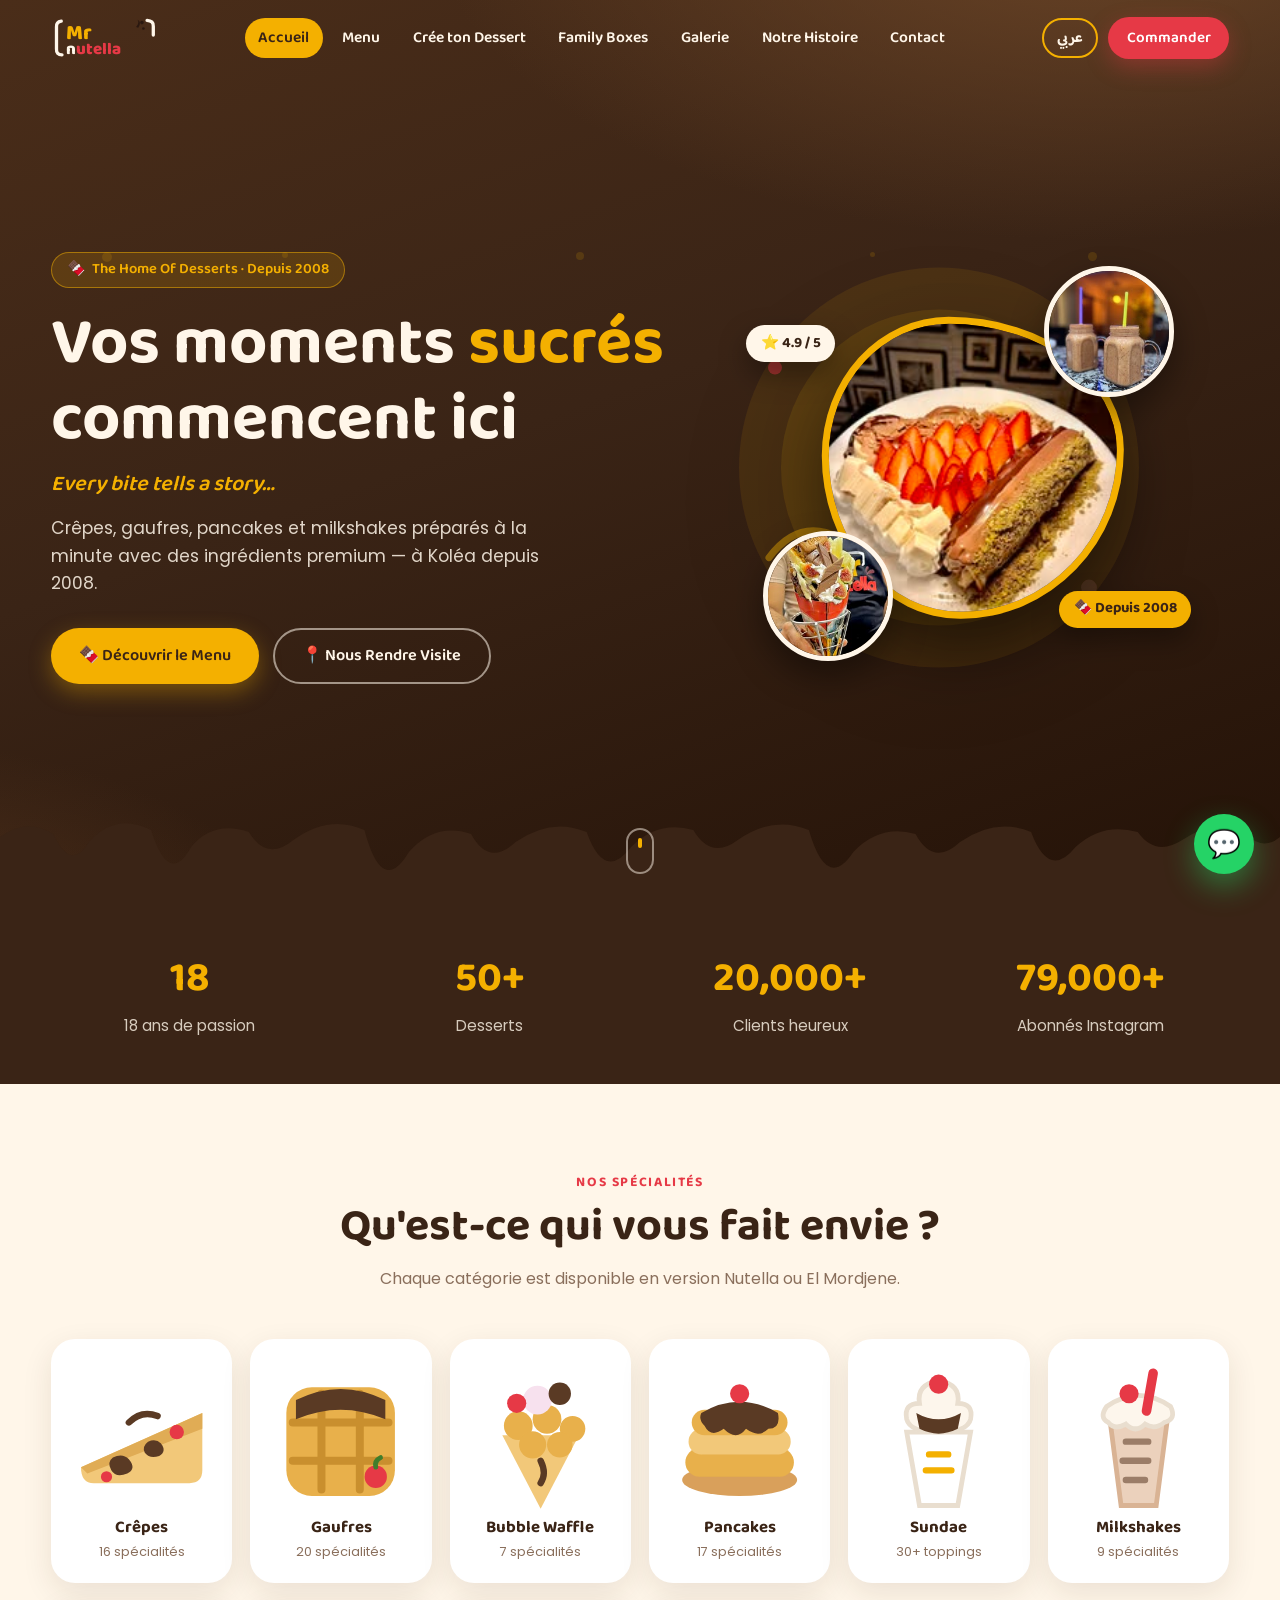
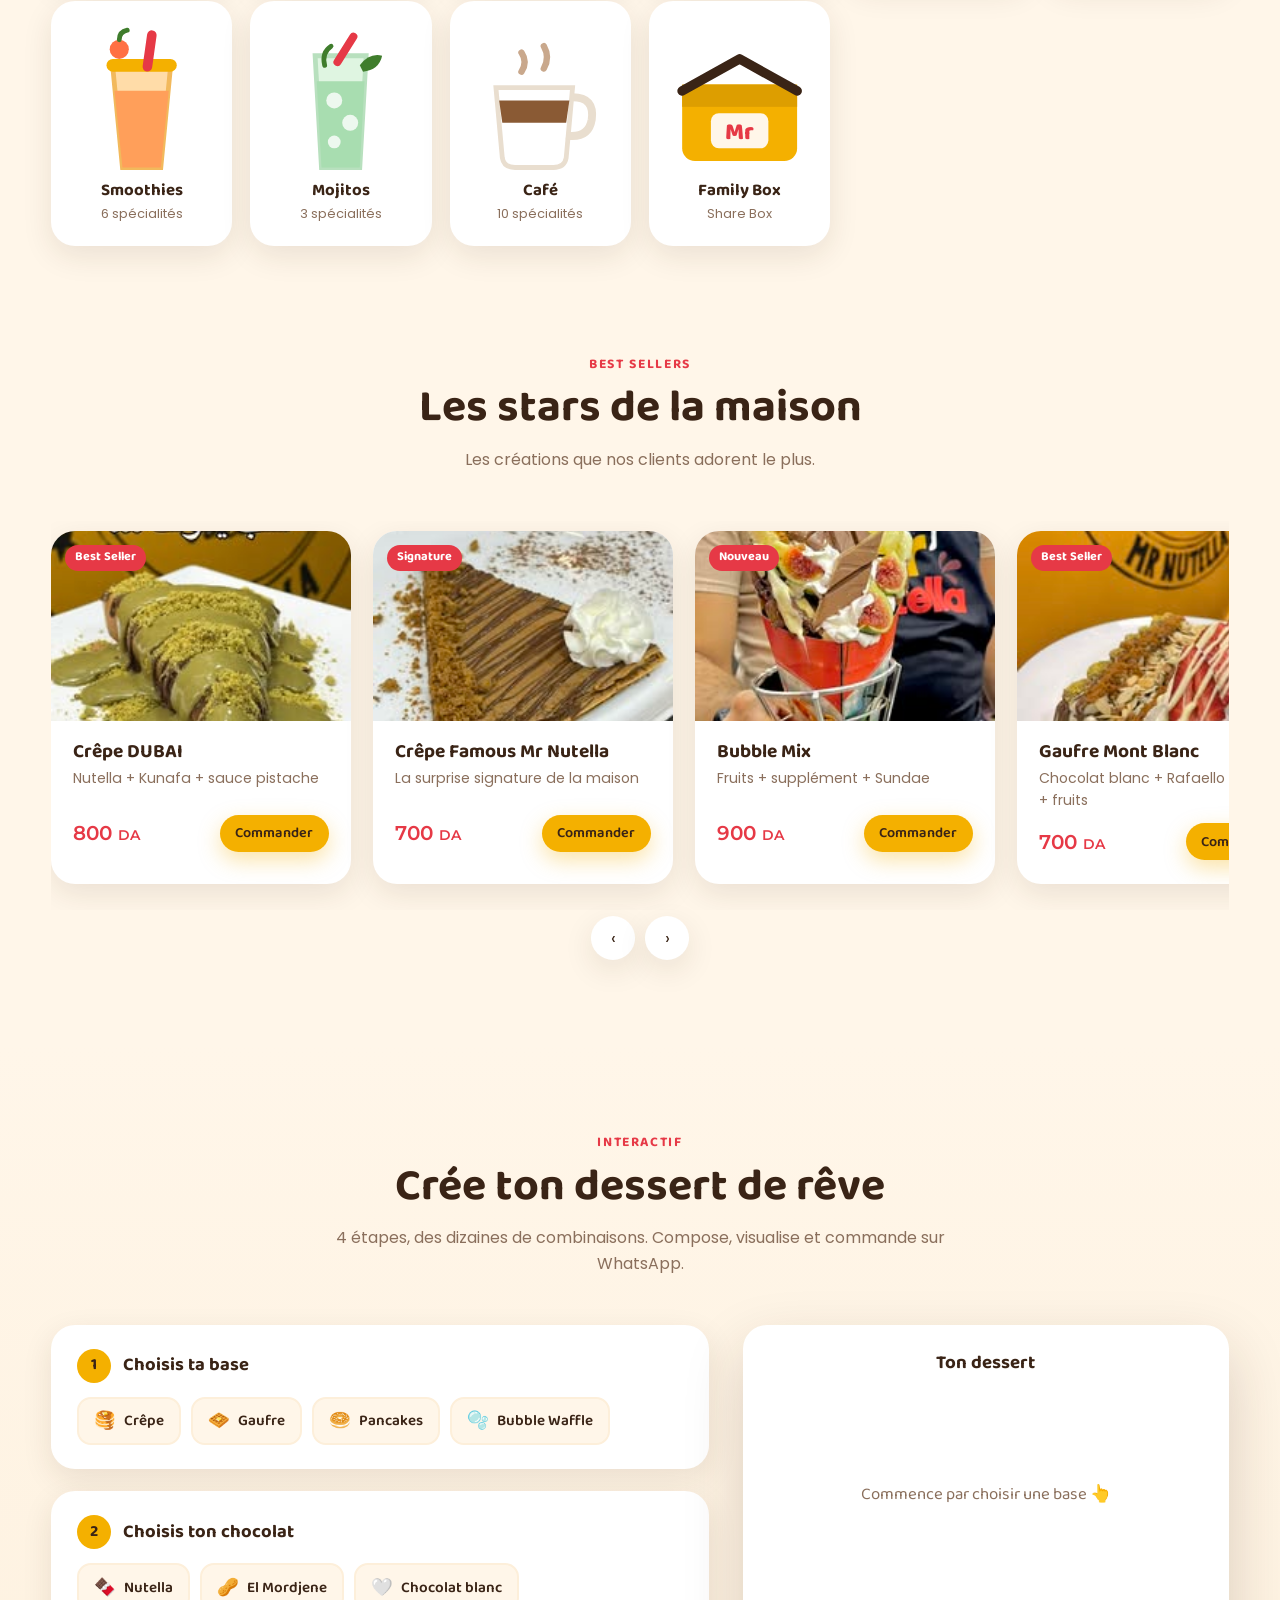
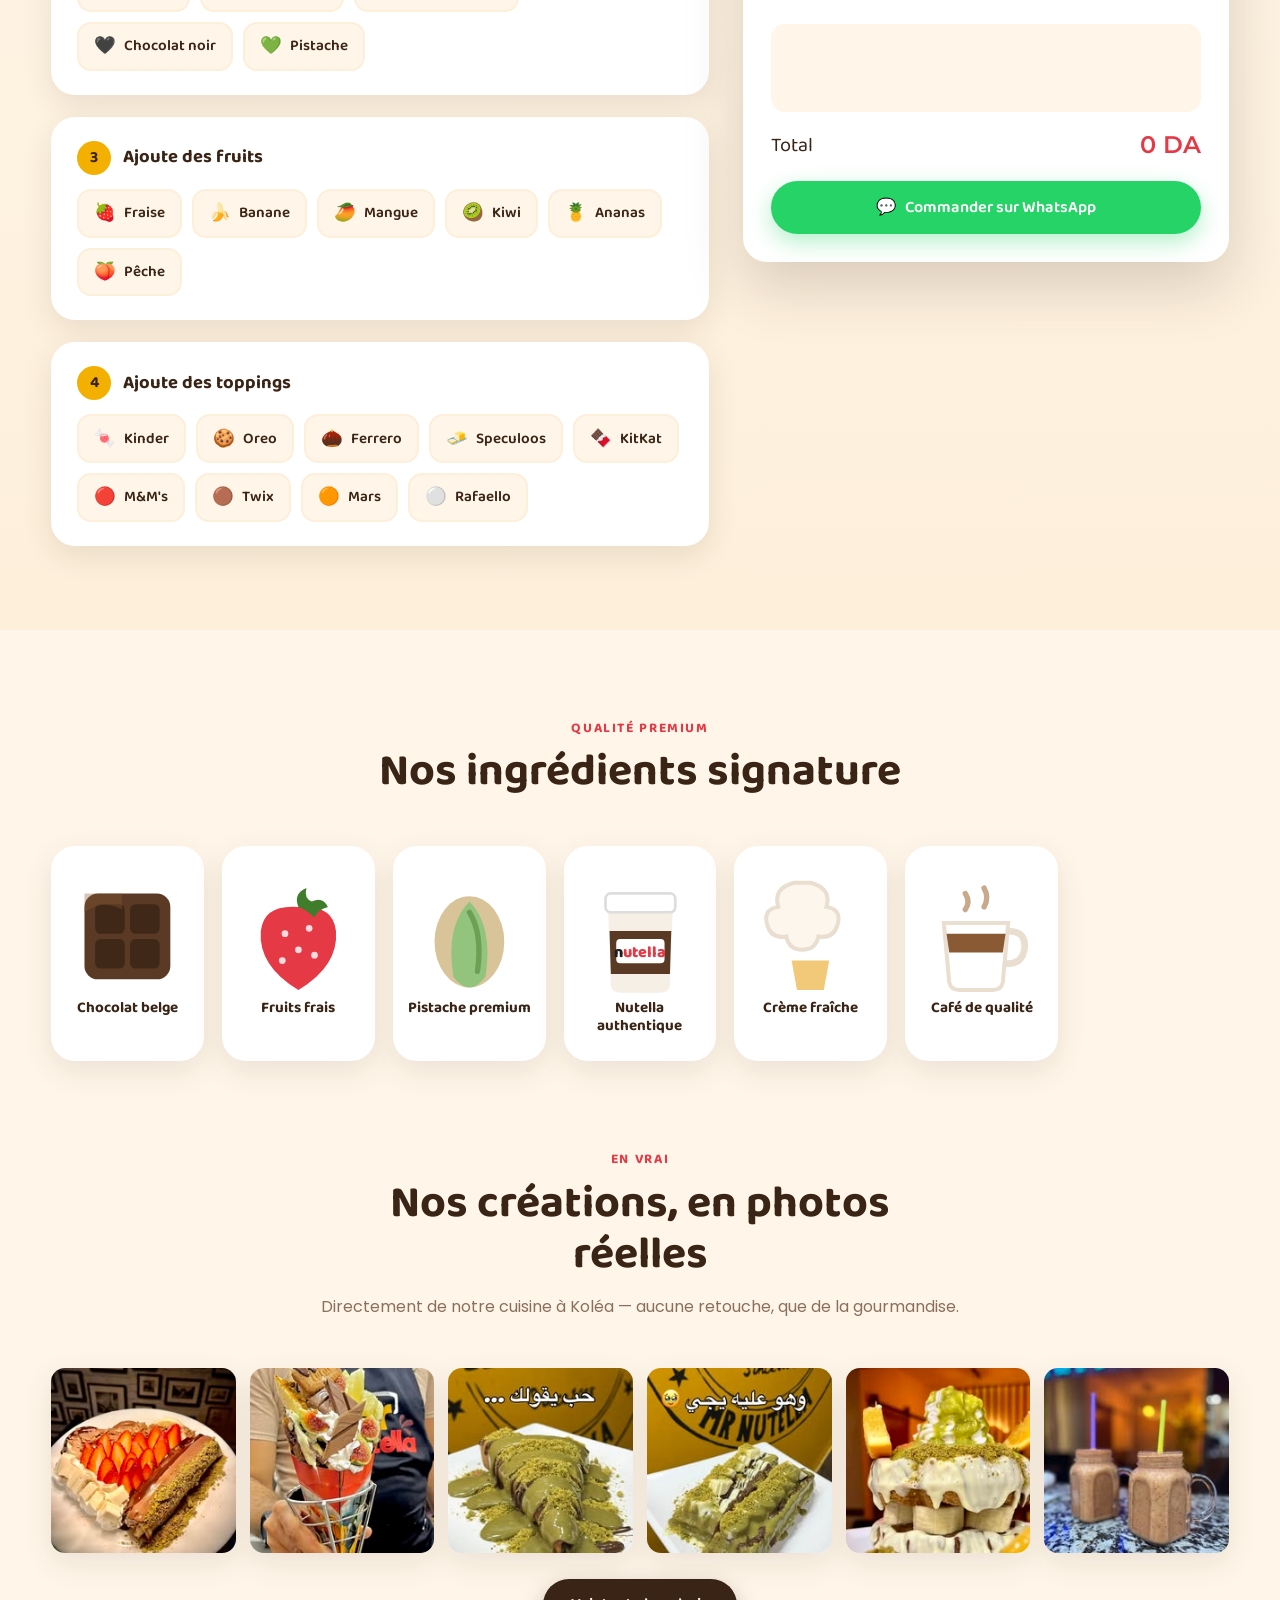
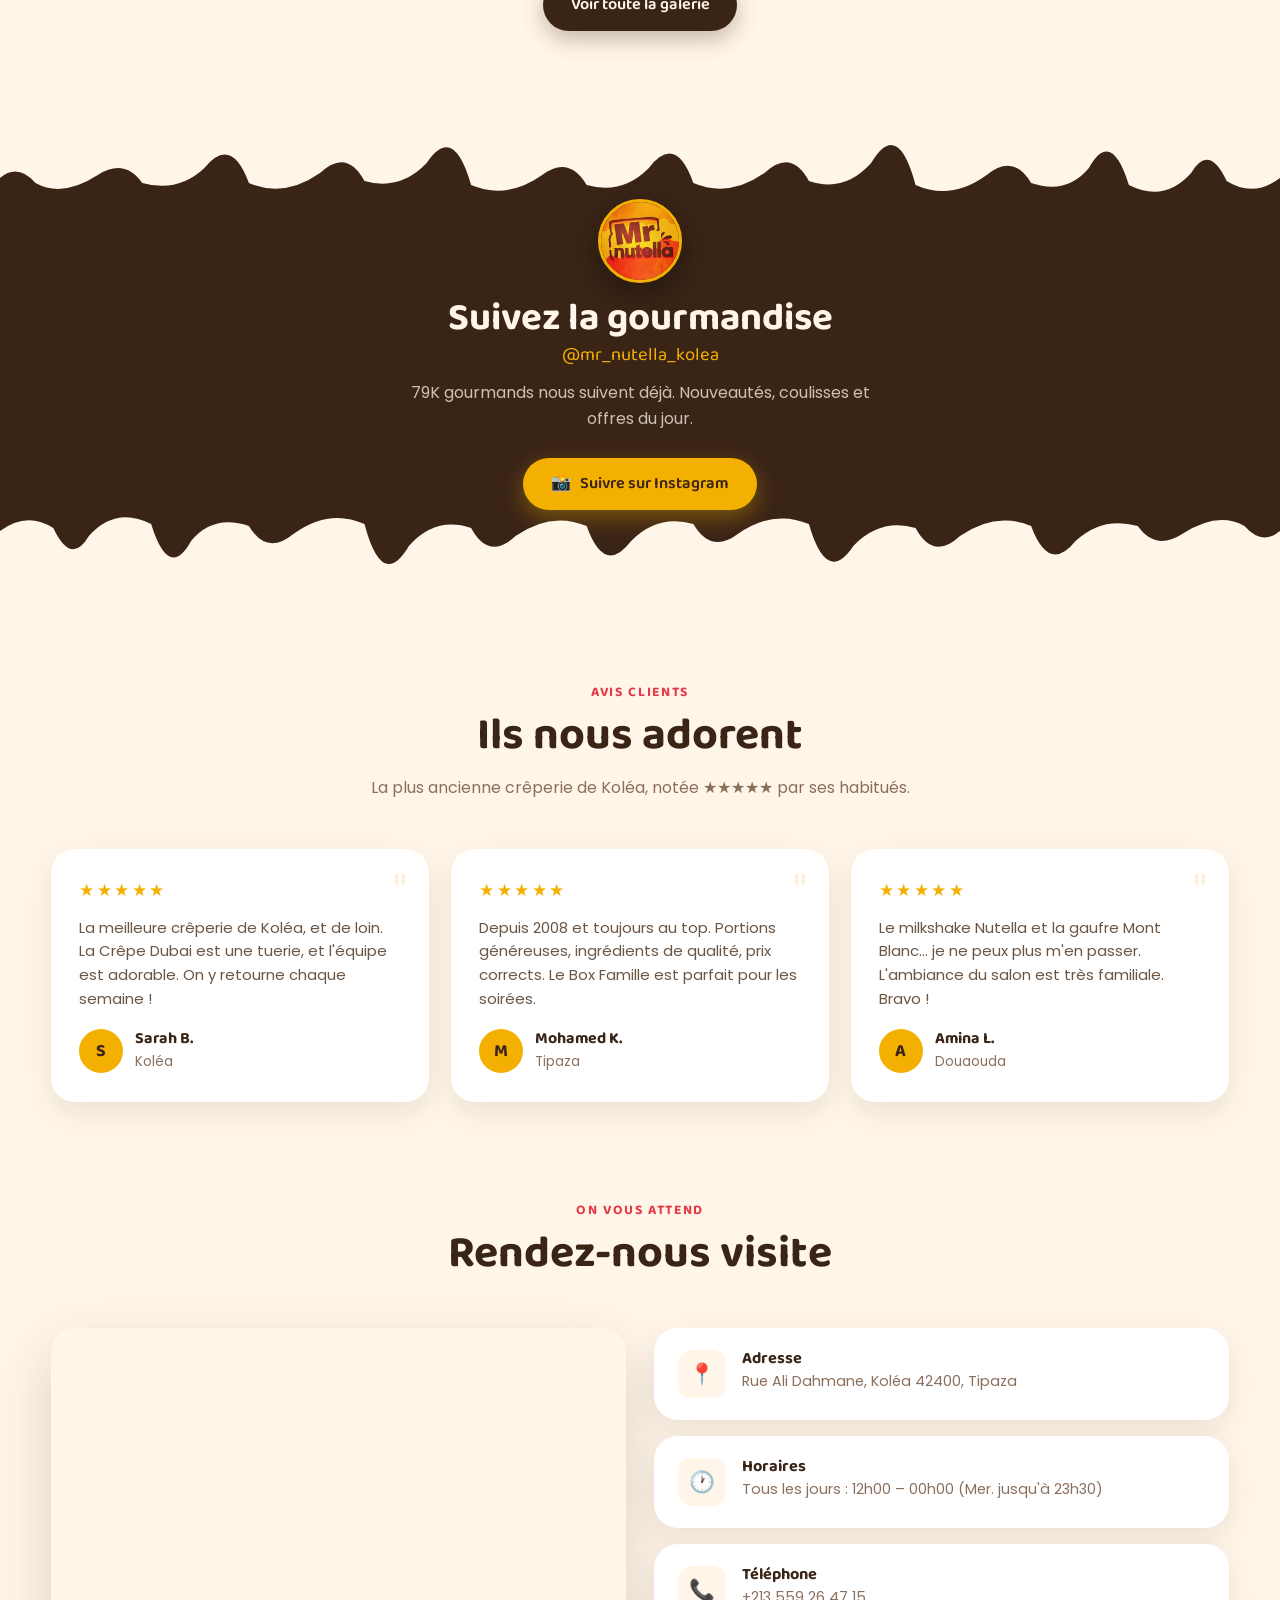
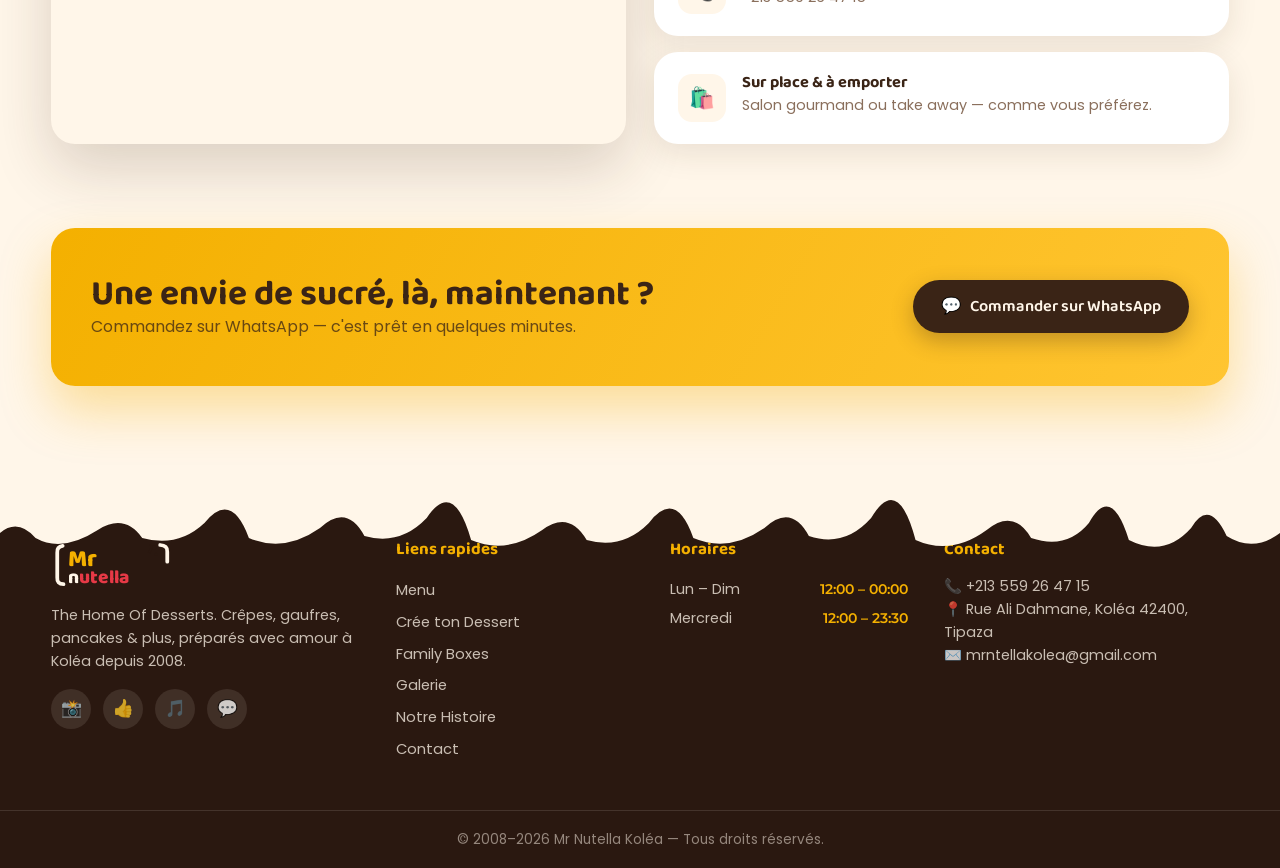
<file: index.html>
﻿<!DOCTYPE html>
<html lang="fr">
<head>
<meta charset="UTF-8">
<meta name="viewport" content="width=device-width, initial-scale=1.0">
<title>Mr Nutella Koléa — The Home Of Desserts · Depuis 2008</title>
<meta name="description" content="Mr Nutella Koléa — crêpes, gaufres, pancakes, milkshakes & Cake Dubai. La première crêperie de Koléa depuis 2008. Commandez sur WhatsApp.">
<link rel="preconnect" href="https://fonts.googleapis.com">
<link rel="preconnect" href="https://fonts.gstatic.com" crossorigin>
<link href="https://fonts.googleapis.com/css2?family=Baloo+2:wght@500;600;700;800&family=Baloo+Bhaijaan+2:wght@500;600;700;800&family=Poppins:wght@300;400;500;600&family=Tajawal:wght@300;400;500;700&family=Montserrat:wght@500;600;700&display=swap" rel="stylesheet">
<link rel="stylesheet" href="css/style.css">
<meta property="og:title" content="Mr Nutella Koléa — The Home Of Desserts · Depuis 2008">
<meta property="og:description" content="Mr Nutella Koléa — crêpes, gaufres, pancakes, milkshakes & Cake Dubai. La première crêperie de Koléa depuis 2008. Commandez sur WhatsApp.">
<meta property="og:type" content="website">
<meta property="og:site_name" content="Mr Nutella Koléa">
<meta property="og:image" content="https://karimbdk.github.io/mr-nutella-kolea/assets/promo-social.jpg">
<meta property="og:image:width" content="1200">
<meta property="og:image:height" content="630">
<meta name="twitter:card" content="summary_large_image"><link rel="icon" type="image/jpeg" href="assets/logo-icon.jpg">
</head>
<body data-page="index.html" data-title="Mr Nutella Koléa — The Home Of Desserts" data-title-ar="Mr Nutella القليعة — بيت الحلويات">

<header class="navbar" id="navbar"></header>

<!-- 01 HERO -->
<section class="hero" style="padding-bottom:40px">
  <div class="hero-particles" aria-hidden="true">
    <span style="left:8%;width:10px;height:10px;animation-duration:14s"></span>
    <span style="left:22%;width:6px;height:6px;animation-duration:11s;animation-delay:2s"></span>
    <span style="left:45%;width:8px;height:8px;animation-duration:16s;animation-delay:4s"></span>
    <span style="left:68%;width:5px;height:5px;animation-duration:10s;animation-delay:1s"></span>
    <span style="left:85%;width:9px;height:9px;animation-duration:13s;animation-delay:3s"></span>
  </div>
  <div class="container hero-grid">
    <div>
      <span class="hero-badge">🍫 <span data-i18n="hero_badge"></span></span>
      <h1><span data-i18n="hero_title_1"></span> <span class="accent" data-i18n="hero_title_2"></span><br><span data-i18n="hero_title_3"></span></h1>
      <span class="script" data-i18n="hero_script"></span>
      <p class="sub" data-i18n="hero_sub"></p>
      <div class="hero-btns">
        <a href="menu.html" class="btn btn-gold" data-i18n="hero_cta_menu"></a>
        <a href="contact.html" class="btn btn-ghost" data-i18n="hero_cta_visit"></a>
      </div>
    </div>
    <div class="hero-art">
      <div class="hero-photo">
        <svg class="hp-splash float d2" viewBox="0 0 420 420" xmlns="http://www.w3.org/2000/svg" aria-hidden="true">
          <circle cx="210" cy="210" r="200" fill="rgba(244,176,0,.10)"/>
          <circle cx="210" cy="210" r="158" fill="rgba(244,176,0,.12)"/>
          <path d="M40 300 q30 -40 70 -20 q30 16 50 -6" stroke="#F4B000" stroke-width="7" fill="none" stroke-linecap="round" opacity=".5"/>
          <circle cx="382" cy="120" r="10" fill="#F4B000" opacity=".6"/>
          <circle cx="46" cy="110" r="7" fill="#E63946" opacity=".6"/>
          <circle cx="360" cy="330" r="8" fill="#5a3a24"/>
        </svg>
        <img class="hp-main" src="assets/photo-crepe-coeur-fraises.jpg" alt="Crêpe cœur fraises & chocolat — Mr Nutella" fetchpriority="high">
        <img class="hp-mini m1 float d1" src="assets/photo-milkshakes.jpg" alt="Milkshakes chocolat" loading="lazy">
        <img class="hp-mini m2 float d3" src="assets/photo-bubble-cornet.jpg" alt="Bubble cornet gourmand" loading="lazy">
        <div class="hp-badge b1 float">⭐ 4.9 / 5</div>
        <div class="hp-badge b2 float d2">🍫 Depuis 2008</div>
      </div>
    </div>
  </div>
  <div class="drip" data-color="#3A2416"></div>
  <div class="scroll-ind" aria-hidden="true"><i></i></div>
</section>

<!-- 02 STATS -->
<div class="stats">
  <div class="container">
    <div class="stat reveal"><b data-count="18" data-suffix=""></b><span data-i18n="stat_years_l"></span></div>
    <div class="stat reveal d1"><b data-count="50" data-suffix="+"></b><span data-i18n="stat_desserts"></span></div>
    <div class="stat reveal d2"><b data-count="20000" data-suffix="+"></b><span data-i18n="stat_customers"></span></div>
    <div class="stat reveal d3"><b data-count="79000" data-suffix="+"></b><span data-i18n="stat_followers"></span></div>
  </div>
</div>

<!-- 03 CATEGORIES -->
<section>
  <div class="container">
    <div class="sec-head reveal">
      <span class="kicker" data-i18n="cats_kicker"></span>
      <h2 data-i18n="cats_title"></h2>
      <p data-i18n="cats_sub"></p>
    </div>
    <div class="cat-grid">
      <a class="cat-card reveal" href="menu.html"><span class="ic" data-icon="crepe"></span><h3>Crêpes</h3><small>16 <span data-i18n="cat_items"></span></small></a>
      <a class="cat-card reveal d1" href="menu.html"><span class="ic" data-icon="gaufre"></span><h3>Gaufres</h3><small>20 <span data-i18n="cat_items"></span></small></a>
      <a class="cat-card reveal d2" href="menu.html"><span class="ic" data-icon="bubble"></span><h3>Bubble Waffle</h3><small>7 <span data-i18n="cat_items"></span></small></a>
      <a class="cat-card reveal d3" href="menu.html"><span class="ic" data-icon="pancake"></span><h3>Pancakes</h3><small>17 <span data-i18n="cat_items"></span></small></a>
      <a class="cat-card reveal" href="menu.html"><span class="ic" data-icon="sundae"></span><h3>Sundae</h3><small>30+ toppings</small></a>
      <a class="cat-card reveal d1" href="menu.html"><span class="ic" data-icon="milkshake"></span><h3>Milkshakes</h3><small>9 <span data-i18n="cat_items"></span></small></a>
      <a class="cat-card reveal d2" href="menu.html"><span class="ic" data-icon="smoothie"></span><h3>Smoothies</h3><small>6 <span data-i18n="cat_items"></span></small></a>
      <a class="cat-card reveal d3" href="menu.html"><span class="ic" data-icon="mojito"></span><h3>Mojitos</h3><small>3 <span data-i18n="cat_items"></span></small></a>
      <a class="cat-card reveal" href="menu.html"><span class="ic" data-icon="coffee"></span><h3>Café</h3><small>10 <span data-i18n="cat_items"></span></small></a>
      <a class="cat-card reveal d1" href="boxes.html"><span class="ic" data-icon="box"></span><h3>Family Box</h3><small>Share Box</small></a>
    </div>
  </div>
</section>

<!-- 04 FEATURED -->
<section style="padding-top:20px">
  <div class="container">
    <div class="sec-head reveal">
      <span class="kicker" data-i18n="feat_kicker"></span>
      <h2 data-i18n="feat_title"></h2>
      <p data-i18n="feat_sub"></p>
    </div>
    <div class="feat-wrap">
      <div class="feat-track" id="featTrack"></div>
      <div class="feat-nav">
        <button onclick="slideFeat(-1)" aria-label="Précédent">‹</button>
        <button onclick="slideFeat(1)" aria-label="Suivant">›</button>
      </div>
    </div>
  </div>
</section>

<!-- 05 BUILD YOUR DESSERT -->
<section class="build-sec">
  <div class="container">
    <div class="sec-head reveal">
      <span class="kicker" data-i18n="build_kicker"></span>
      <h2 data-i18n="build_title"></h2>
      <p data-i18n="build_sub"></p>
    </div>
    <div class="build-wrap">
      <div class="build-steps" id="buildSteps"></div>
      <aside class="build-preview">
        <h3 data-i18n="b_preview"></h3>
        <div class="bp-canvas" id="bpCanvas"></div>
        <div class="bp-summary" id="bpSummary"></div>
        <div class="bp-total"><span data-i18n="b_total"></span><span class="price" id="bpTotal">0 DA</span></div>
        <button class="btn btn-wa" onclick="orderBuild()">💬 <span data-i18n="b_order_wa"></span></button>
      </aside>
    </div>
  </div>
</section>

<!-- 08 INGREDIENTS -->
<section>
  <div class="container">
    <div class="sec-head reveal">
      <span class="kicker" data-i18n="ing_kicker"></span>
      <h2 data-i18n="ing_title"></h2>
    </div>
    <div class="ing-grid">
      <div class="ing reveal"><span class="ic" data-icon="choco"></span><h4 data-i18n="ing_1"></h4></div>
      <div class="ing reveal d1"><span class="ic" data-icon="fraise"></span><h4 data-i18n="ing_2"></h4></div>
      <div class="ing reveal d2"><span class="ic" data-icon="pistache"></span><h4 data-i18n="ing_3"></h4></div>
      <div class="ing reveal d3"><span class="ic" data-icon="nutellaJar"></span><h4 data-i18n="ing_4"></h4></div>
      <div class="ing reveal"><span class="ic" data-icon="cream"></span><h4 data-i18n="ing_5"></h4></div>
      <div class="ing reveal d1"><span class="ic" data-icon="coffee"></span><h4 data-i18n="ing_6"></h4></div>
    </div>
  </div>
</section>

<!-- 09b REAL PHOTOS STRIP -->
<section style="padding-top:0">
  <div class="container">
    <div class="sec-head reveal">
      <span class="kicker" data-i18n="pstrip_kicker"></span>
      <h2 data-i18n="pstrip_title"></h2>
      <p data-i18n="pstrip_sub"></p>
    </div>
    <div class="pstrip" id="pstrip"></div>
    <div style="text-align:center;margin-top:26px">
      <a class="btn btn-choco" href="gallery.html" data-i18n="pstrip_btn"></a>
    </div>
  </div>
</section>

<!-- 10 INSTAGRAM -->
<section class="insta">
  <div class="drip top" data-color="#FFF6E9"></div>
  <div class="container" style="position:relative;z-index:2">
    <img src="assets/logo-icon.jpg" alt="Mr Nutella"
         style="width:84px;height:84px;border-radius:50%;margin:0 auto 14px;border:3px solid var(--gold);box-shadow:0 10px 30px rgba(0,0,0,.35)">
    <h2 data-i18n="insta_title"></h2>
    <div class="handle">@mr_nutella_kolea</div>
    <p data-i18n="insta_sub"></p>
    <a class="btn btn-gold" href="https://www.instagram.com/mr_nutella_kolea/" target="_blank" rel="noopener">📸 <span data-i18n="insta_btn"></span></a>
  </div>
  <div class="drip" data-color="#FFF6E9"></div>
</section>

<!-- 11 REVIEWS -->
<section>
  <div class="container">
    <div class="sec-head reveal">
      <span class="kicker" data-i18n="rev_kicker"></span>
      <h2 data-i18n="rev_title"></h2>
      <p data-i18n="rev_sub"></p>
    </div>
    <div class="rev-grid">
      <div class="rev reveal"><span class="quote">"</span>
        <div class="stars">★★★★★</div>
        <p data-i18n-rev="r1">La meilleure crêperie de Koléa, et de loin. La Crêpe Dubai est une tuerie, et l'équipe est adorable. On y retourne chaque semaine !</p>
        <div class="who"><span class="avatar">S</span><div><b>Sarah B.</b><small>Koléa</small></div></div>
      </div>
      <div class="rev reveal d1"><span class="quote">"</span>
        <div class="stars">★★★★★</div>
        <p data-i18n-rev="r2">Depuis 2008 et toujours au top. Portions généreuses, ingrédients de qualité, prix corrects. Le Box Famille est parfait pour les soirées.</p>
        <div class="who"><span class="avatar">M</span><div><b>Mohamed K.</b><small>Tipaza</small></div></div>
      </div>
      <div class="rev reveal d2"><span class="quote">"</span>
        <div class="stars">★★★★★</div>
        <p data-i18n-rev="r3">Le milkshake Nutella et la gaufre Mont Blanc… je ne peux plus m'en passer. L'ambiance du salon est très familiale. Bravo !</p>
        <div class="who"><span class="avatar">A</span><div><b>Amina L.</b><small>Douaouda</small></div></div>
      </div>
    </div>
  </div>
</section>

<!-- 12 VISIT -->
<section style="padding-top:10px">
  <div class="container">
    <div class="sec-head reveal">
      <span class="kicker" data-i18n="visit_kicker"></span>
      <h2 data-i18n="visit_title"></h2>
    </div>
    <div class="visit-grid">
      <div class="map-card reveal">
        <iframe src="https://www.google.com/maps?q=Mr+Nutella+Kol%C3%A9a+Rue+Ali+Dahmane&output=embed" loading="lazy" title="Google Maps — Mr Nutella Koléa" referrerpolicy="no-referrer-when-downgrade"></iframe>
      </div>
      <div class="visit-info">
        <div class="vcard reveal"><span class="ic">📍</span><div><h4 data-i18n="v_addr"></h4><p data-i18n-info="addr"></p></div></div>
        <div class="vcard reveal d1"><span class="ic">🕐</span><div><h4 data-i18n="v_hours"></h4><p data-i18n-info="hours"></p></div></div>
        <div class="vcard reveal d2"><span class="ic">📞</span><div><h4 data-i18n="v_call"></h4><p style="direction:ltr">+213 559 26 47 15</p></div></div>
        <div class="vcard reveal d3"><span class="ic">🛍️</span><div><h4 data-i18n="v_take"></h4><p data-i18n="v_take_d"></p></div></div>
      </div>
    </div>
  </div>
</section>

<!-- CTA -->
<section style="padding-top:0">
  <div class="container">
    <div class="cta-band reveal">
      <div>
        <h2 data-i18n="cta_title"></h2>
        <p data-i18n="cta_sub"></p>
      </div>
      <a class="btn btn-choco" id="ctaWa" target="_blank" rel="noopener" href="#">💬 <span data-i18n="b_order_wa"></span></a>
    </div>
  </div>
</section>

<footer id="footer"></footer>

<script src="js/data.js"></script>
<script src="js/i18n.js"></script>
<script src="js/main.js"></script>
<script>
document.addEventListener("DOMContentLoaded",()=>{
  document.getElementById("ctaWa").href = waLink();
  /* real photos strip → lightbox on PHOTOS list */
  const drawStrip = ()=>{
    document.getElementById("pstrip").innerHTML = PHOTOS.slice(0,6).map((p,i)=>`
      <a href="javascript:void(0)" onclick="openLB(${i}, PHOTOS)" title="${LANG==="ar"?p.ar:p.fr}">
        <img src="${p.src}" alt="${p.fr}" loading="lazy">
      </a>`).join("");
  };
  drawStrip(); document.addEventListener("langchange", drawStrip);
  /* reviews swap with language */
  const REVS = {
    r1:{fr:"La meilleure crêperie de Koléa, et de loin. La Crêpe Dubai est une tuerie, et l'équipe est adorable. On y retourne chaque semaine !",
        ar:"أحسن كريبري في القليعة بلا منازع. كريب دبي روعة، والفريق رائع. نرجعو كل أسبوع!"},
    r2:{fr:"Depuis 2008 et toujours au top. Portions généreuses, ingrédients de qualité, prix corrects. Le Box Famille est parfait pour les soirées.",
        ar:"منذ 2008 وديما في القمة. كميات بسخاء، مكونات جودة، وأسعار معقولة. بوكس العائلة مثالي للسهرات."},
    r3:{fr:"Le milkshake Nutella et la gaufre Mont Blanc… je ne peux plus m'en passer. L'ambiance du salon est très familiale. Bravo !",
        ar:"ميلك شيك نوتيلا ووافل مون بلون… ما نقدرش نستغنى عليهم. جو المحل عائلي بزاف. برافو!"}
  };
  const swap = ()=>document.querySelectorAll("[data-i18n-rev]").forEach(el=>{
    el.textContent = REVS[el.dataset.i18nRev][LANG];
  });
  swap(); document.addEventListener("langchange", swap);
});
</script>
</body>
</html>
</file>
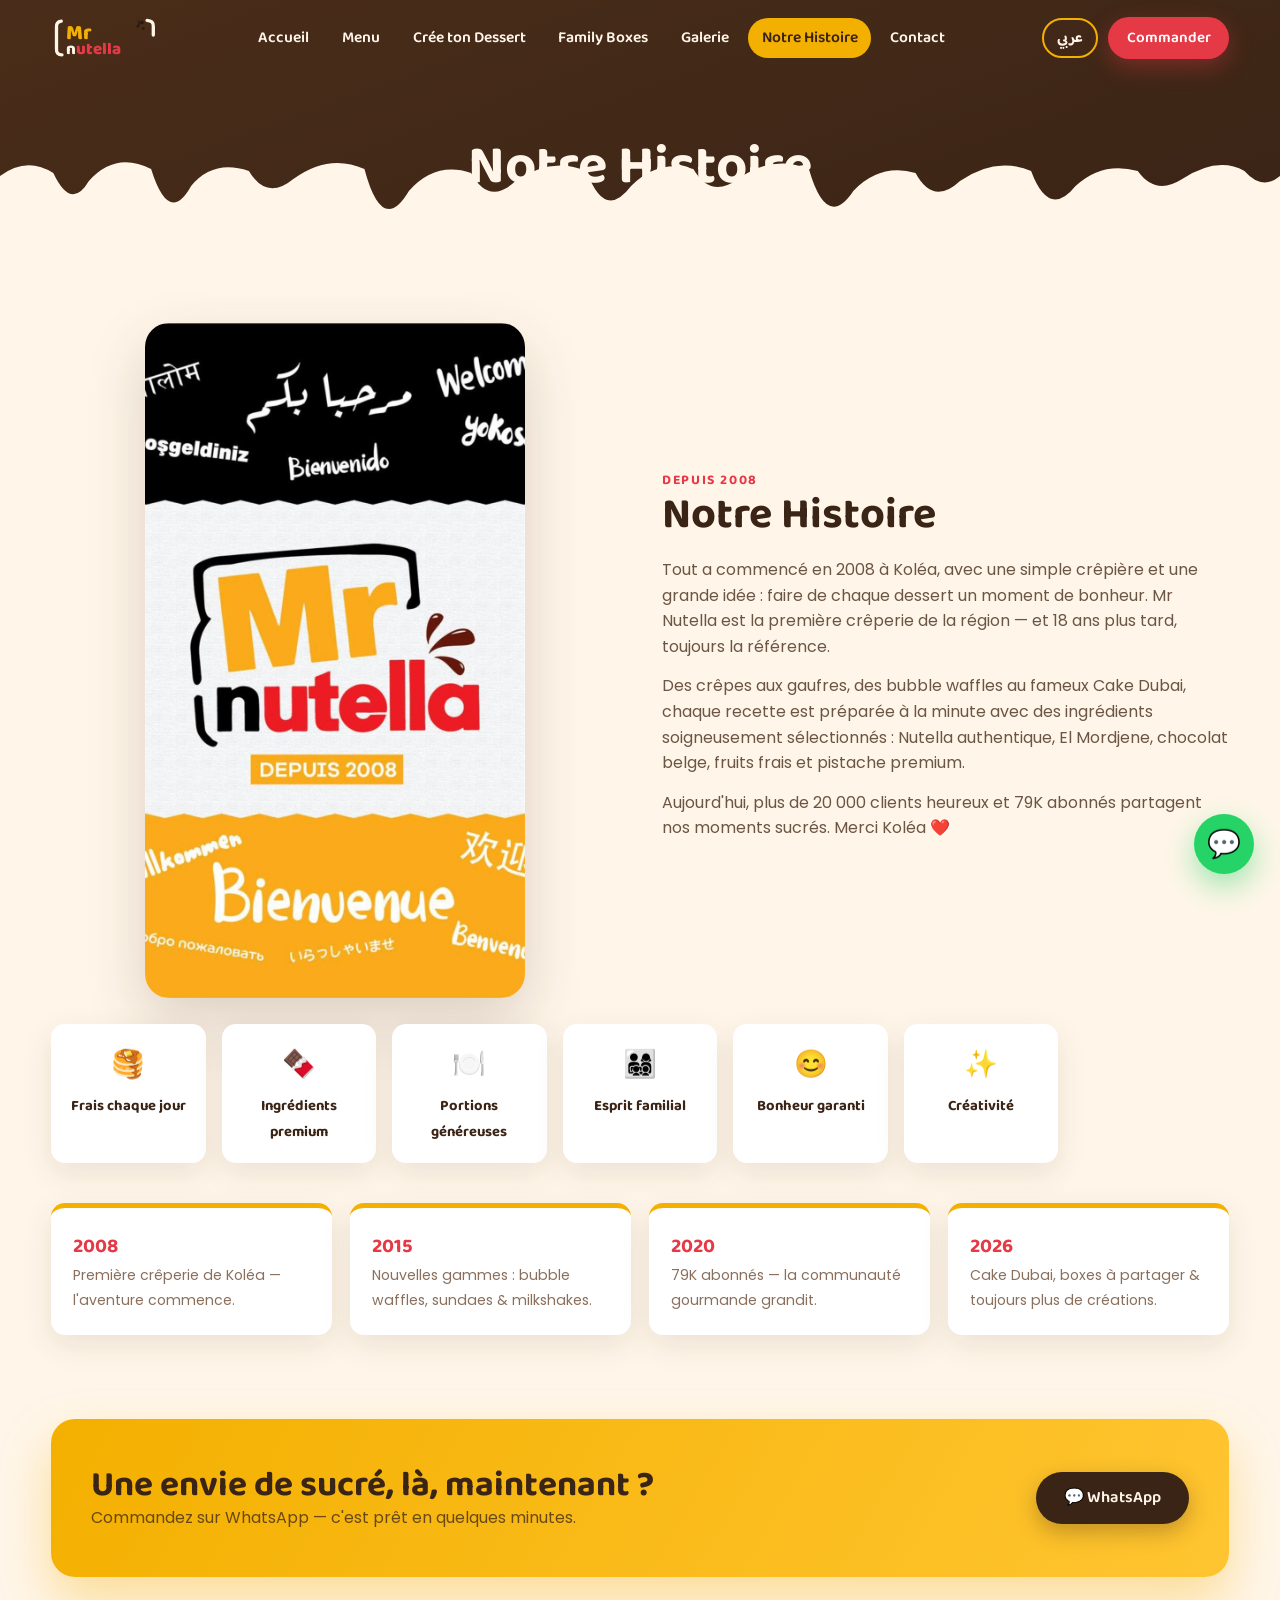
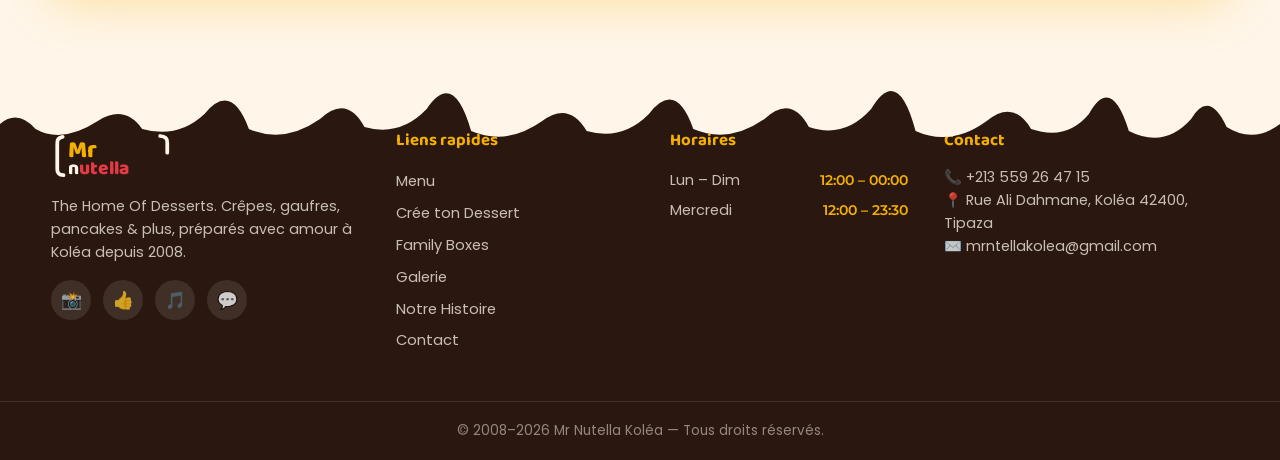
<file: about.html>
﻿<!DOCTYPE html>
<html lang="fr">
<head>
<meta charset="UTF-8">
<meta name="viewport" content="width=device-width, initial-scale=1.0">
<title>Notre Histoire — Mr Nutella Koléa</title>
<meta name="description" content="Depuis 2008, Mr Nutella est la première crêperie de Koléa. Découvrez notre histoire, nos valeurs et notre passion du dessert.">
<link rel="preconnect" href="https://fonts.googleapis.com">
<link rel="preconnect" href="https://fonts.gstatic.com" crossorigin>
<link href="https://fonts.googleapis.com/css2?family=Baloo+2:wght@500;600;700;800&family=Baloo+Bhaijaan+2:wght@500;600;700;800&family=Poppins:wght@300;400;500;600&family=Tajawal:wght@300;400;500;700&family=Montserrat:wght@500;600;700&display=swap" rel="stylesheet">
<link rel="stylesheet" href="css/style.css">
<meta property="og:title" content="Notre Histoire — Mr Nutella Koléa">
<meta property="og:description" content="Depuis 2008, Mr Nutella est la première crêperie de Koléa. Découvrez notre histoire, nos valeurs et notre passion du dessert.">
<meta property="og:type" content="website">
<meta property="og:site_name" content="Mr Nutella Koléa">
<meta property="og:image" content="https://karimbdk.github.io/mr-nutella-kolea/assets/promo-social.jpg">
<meta property="og:image:width" content="1200">
<meta property="og:image:height" content="630">
<meta name="twitter:card" content="summary_large_image"><link rel="icon" type="image/jpeg" href="assets/logo-icon.jpg">
</head>
<body data-page="about.html" data-title="Notre Histoire — Mr Nutella" data-title-ar="قصتنا — Mr Nutella">

<header class="navbar" id="navbar"></header>

<div class="menu-hero">
  <div class="container">
    <h1 data-i18n="about_h1"></h1>
  </div>
  <div class="drip" data-color="#FFF6E9"></div>
</div>

<section>
  <div class="container">
    <div class="about-grid">
      <div class="about-art reveal">
        <img src="assets/menu-welcome.jpg" alt="Bienvenue chez Mr Nutella — depuis 2008"
             style="width:min(380px,85vw);border-radius:24px;box-shadow:var(--shadow-lg)" loading="lazy">
      </div>
      <div class="about-txt reveal d1">
        <span class="kicker" style="font-family:var(--f-head);color:var(--red);font-weight:700;letter-spacing:.12em;text-transform:uppercase;font-size:.85rem" data-i18n="about_kicker"></span>
        <h2 data-i18n="about_h1"></h2>
        <p data-i18n="about_p1"></p>
        <p data-i18n="about_p2"></p>
        <p data-i18n="about_p3"></p>
      </div>
    </div>

    <div class="values">
      <div class="val reveal"><span class="em">🥞</span><b data-i18n="val_fresh"></b></div>
      <div class="val reveal d1"><span class="em">🍫</span><b data-i18n="val_premium"></b></div>
      <div class="val reveal d2"><span class="em">🍽️</span><b data-i18n="val_generous"></b></div>
      <div class="val reveal d3"><span class="em">👨‍👩‍👧‍👦</span><b data-i18n="val_family"></b></div>
      <div class="val reveal"><span class="em">😊</span><b data-i18n="val_happy"></b></div>
      <div class="val reveal d1"><span class="em">✨</span><b data-i18n="val_creative"></b></div>
    </div>

    <div class="timeline">
      <div class="tl reveal"><b>2008</b><span data-i18n="tl_2008"></span></div>
      <div class="tl reveal d1"><b>2015</b><span data-i18n="tl_2015"></span></div>
      <div class="tl reveal d2"><b>2020</b><span data-i18n="tl_2020"></span></div>
      <div class="tl reveal d3"><b>2026</b><span data-i18n="tl_2026"></span></div>
    </div>
  </div>
</section>

<section style="padding-top:0">
  <div class="container">
    <div class="cta-band reveal">
      <div>
        <h2 data-i18n="cta_title"></h2>
        <p data-i18n="cta_sub"></p>
      </div>
      <a class="btn btn-choco" id="aboutWa" target="_blank" rel="noopener" href="#">💬 WhatsApp</a>
    </div>
  </div>
</section>

<footer id="footer"></footer>

<script src="js/data.js"></script>
<script src="js/i18n.js"></script>
<script src="js/main.js"></script>
<script>
document.addEventListener("DOMContentLoaded",()=>{ document.getElementById("aboutWa").href = waLink(); });
</script>
</body>
</html>
</file>
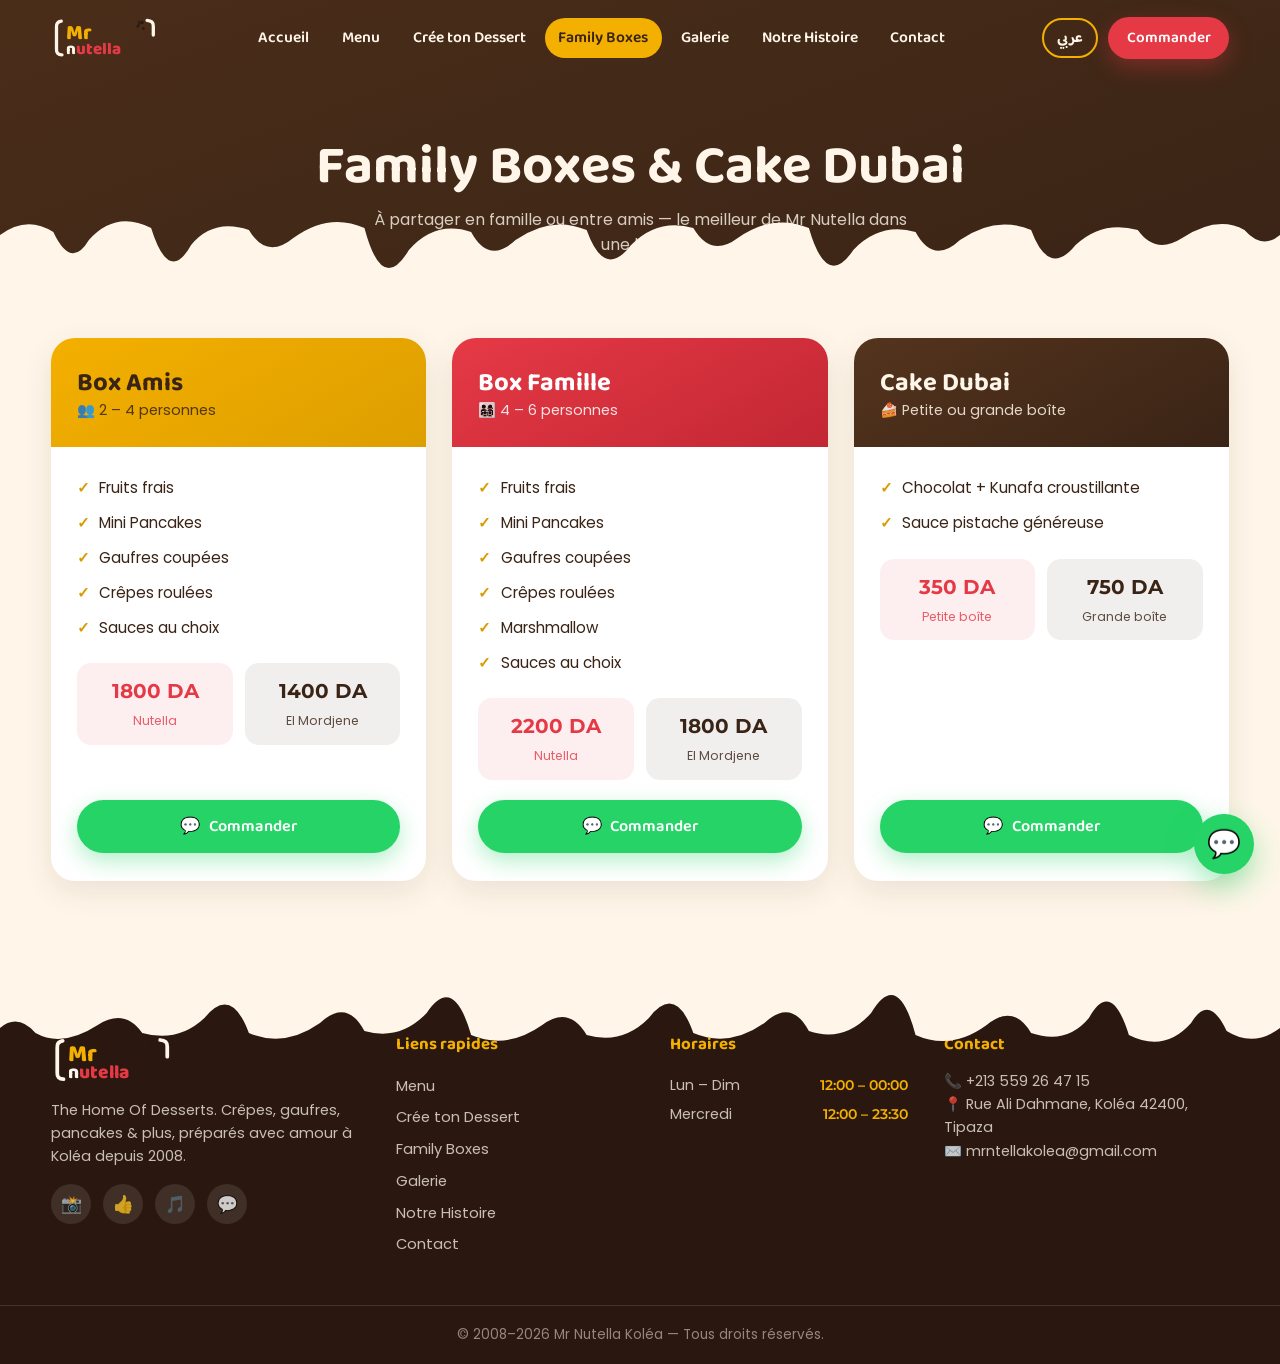
<file: boxes.html>
﻿<!DOCTYPE html>
<html lang="fr">
<head>
<meta charset="UTF-8">
<meta name="viewport" content="width=device-width, initial-scale=1.0">
<title>Family Boxes & Cake Dubai — Mr Nutella Koléa</title>
<meta name="description" content="Box Famille, Box Amis et Cake Dubai — les desserts à partager de Mr Nutella Koléa. Versions Nutella & El Mordjene.">
<link rel="preconnect" href="https://fonts.googleapis.com">
<link rel="preconnect" href="https://fonts.gstatic.com" crossorigin>
<link href="https://fonts.googleapis.com/css2?family=Baloo+2:wght@500;600;700;800&family=Baloo+Bhaijaan+2:wght@500;600;700;800&family=Poppins:wght@300;400;500;600&family=Tajawal:wght@300;400;500;700&family=Montserrat:wght@500;600;700&display=swap" rel="stylesheet">
<link rel="stylesheet" href="css/style.css">
<meta property="og:title" content="Family Boxes & Cake Dubai — Mr Nutella Koléa">
<meta property="og:description" content="Box Famille, Box Amis et Cake Dubai — les desserts à partager de Mr Nutella Koléa. Versions Nutella & El Mordjene.">
<meta property="og:type" content="website">
<meta property="og:site_name" content="Mr Nutella Koléa">
<meta property="og:image" content="https://karimbdk.github.io/mr-nutella-kolea/assets/promo-social.jpg">
<meta property="og:image:width" content="1200">
<meta property="og:image:height" content="630">
<meta name="twitter:card" content="summary_large_image"><link rel="icon" type="image/jpeg" href="assets/logo-icon.jpg">
</head>
<body data-page="boxes.html" data-title="Family Boxes — Mr Nutella" data-title-ar="البوكسات — Mr Nutella">

<header class="navbar" id="navbar"></header>

<div class="menu-hero">
  <div class="container">
    <h1 data-i18n="boxes_h1"></h1>
    <p data-i18n="boxes_sub"></p>
  </div>
  <div class="drip" data-color="#FFF6E9"></div>
</div>

<section style="padding-top:40px">
  <div class="container">
    <div class="box-grid">

      <article class="box-card reveal">
        <div class="box-head gold">
          <h3 data-i18n="box_friends"></h3>
          <span class="ppl">👥 <span data-i18n="box_friends_ppl"></span></span>
        </div>
        <div class="box-body">
          <ul>
            <li data-i18n="box_c_fruits"></li>
            <li data-i18n="box_c_mini"></li>
            <li data-i18n="box_c_gaufres"></li>
            <li data-i18n="box_c_crepes"></li>
            <li data-i18n="box_sauces"></li>
          </ul>
          <div class="box-prices">
            <div class="bp-chip n"><b>1800 <span class="da-lbl">DA</span></b><small>Nutella</small></div>
            <div class="bp-chip m"><b>1400 <span class="da-lbl">DA</span></b><small>El Mordjene</small></div>
          </div>
          <button class="btn btn-wa" onclick="orderItem('Box Amis',1800)">💬 <span data-i18n="feat_order"></span></button>
        </div>
      </article>

      <article class="box-card reveal d1">
        <div class="box-head red">
          <h3 data-i18n="box_family"></h3>
          <span class="ppl">👨‍👩‍👧‍👦 <span data-i18n="box_family_ppl"></span></span>
        </div>
        <div class="box-body">
          <ul>
            <li data-i18n="box_c_fruits"></li>
            <li data-i18n="box_c_mini"></li>
            <li data-i18n="box_c_gaufres"></li>
            <li data-i18n="box_c_crepes"></li>
            <li data-i18n="box_c_marsh"></li>
            <li data-i18n="box_sauces"></li>
          </ul>
          <div class="box-prices">
            <div class="bp-chip n"><b>2200 <span class="da-lbl">DA</span></b><small>Nutella</small></div>
            <div class="bp-chip m"><b>1800 <span class="da-lbl">DA</span></b><small>El Mordjene</small></div>
          </div>
          <button class="btn btn-wa" onclick="orderItem('Box Famille',2200)">💬 <span data-i18n="feat_order"></span></button>
        </div>
      </article>

      <article class="box-card reveal d2">
        <div class="box-head">
          <h3 data-i18n="box_dubai"></h3>
          <span class="ppl">🍰 <span data-i18n="box_dubai_ppl"></span></span>
        </div>
        <div class="box-body">
          <ul>
            <li data-i18n="box_c_kunafa"></li>
            <li data-i18n="box_c_pistache"></li>
          </ul>
          <div class="box-prices">
            <div class="bp-chip n"><b>350 <span class="da-lbl">DA</span></b><small data-i18n="box_petite"></small></div>
            <div class="bp-chip m"><b>750 <span class="da-lbl">DA</span></b><small data-i18n="box_grande"></small></div>
          </div>
          <button class="btn btn-wa" onclick="orderItem('Cake Dubai (Grande Boîte)',750)">💬 <span data-i18n="feat_order"></span></button>
        </div>
      </article>

    </div>
  </div>
</section>

<footer id="footer"></footer>

<script src="js/data.js"></script>
<script src="js/i18n.js"></script>
<script src="js/main.js"></script>
</body>
</html>
</file>
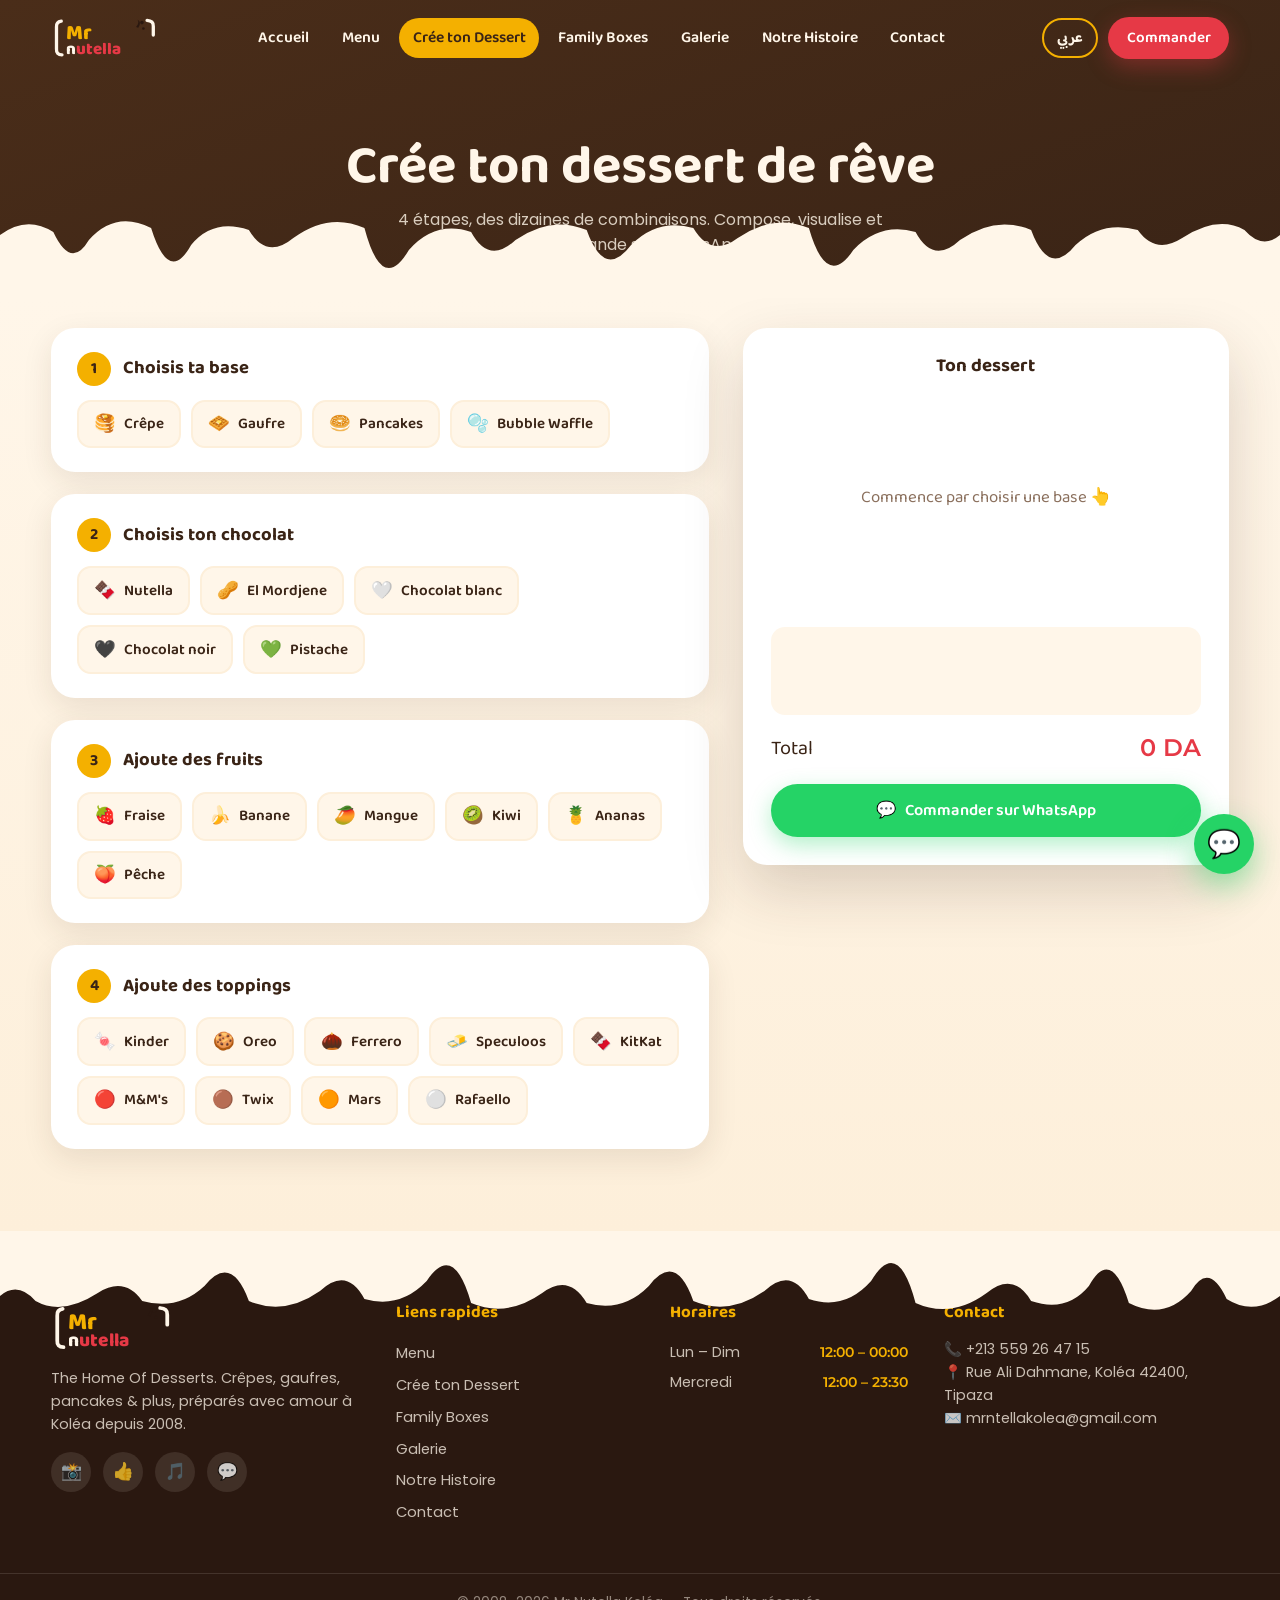
<file: build.html>
﻿<!DOCTYPE html>
<html lang="fr">
<head>
<meta charset="UTF-8">
<meta name="viewport" content="width=device-width, initial-scale=1.0">
<title>Crée ton Dessert — Mr Nutella Koléa</title>
<meta name="description" content="Compose ton dessert de rêve chez Mr Nutella Koléa : base, chocolat, fruits, toppings — et commande sur WhatsApp.">
<link rel="preconnect" href="https://fonts.googleapis.com">
<link rel="preconnect" href="https://fonts.gstatic.com" crossorigin>
<link href="https://fonts.googleapis.com/css2?family=Baloo+2:wght@500;600;700;800&family=Baloo+Bhaijaan+2:wght@500;600;700;800&family=Poppins:wght@300;400;500;600&family=Tajawal:wght@300;400;500;700&family=Montserrat:wght@500;600;700&display=swap" rel="stylesheet">
<link rel="stylesheet" href="css/style.css">
<meta property="og:title" content="Crée ton Dessert — Mr Nutella Koléa">
<meta property="og:description" content="Compose ton dessert de rêve chez Mr Nutella Koléa : base, chocolat, fruits, toppings — et commande sur WhatsApp.">
<meta property="og:type" content="website">
<meta property="og:site_name" content="Mr Nutella Koléa">
<meta property="og:image" content="https://karimbdk.github.io/mr-nutella-kolea/assets/promo-social.jpg">
<meta property="og:image:width" content="1200">
<meta property="og:image:height" content="630">
<meta name="twitter:card" content="summary_large_image"><link rel="icon" type="image/jpeg" href="assets/logo-icon.jpg">
</head>
<body data-page="build.html" data-title="Crée ton Dessert — Mr Nutella" data-title-ar="ركّب حلوتك — Mr Nutella">

<header class="navbar" id="navbar"></header>

<div class="menu-hero">
  <div class="container">
    <h1 data-i18n="build_title"></h1>
    <p data-i18n="build_sub"></p>
  </div>
  <div class="drip" data-color="#FFF6E9"></div>
</div>

<section class="build-sec" style="padding-top:30px">
  <div class="container">
    <div class="build-wrap">
      <div class="build-steps" id="buildSteps"></div>
      <aside class="build-preview">
        <h3 data-i18n="b_preview"></h3>
        <div class="bp-canvas" id="bpCanvas"></div>
        <div class="bp-summary" id="bpSummary"></div>
        <div class="bp-total"><span data-i18n="b_total"></span><span class="price" id="bpTotal">0 DA</span></div>
        <button class="btn btn-wa" onclick="orderBuild()">💬 <span data-i18n="b_order_wa"></span></button>
      </aside>
    </div>
  </div>
</section>

<footer id="footer"></footer>

<script src="js/data.js"></script>
<script src="js/i18n.js"></script>
<script src="js/main.js"></script>
</body>
</html>
</file>
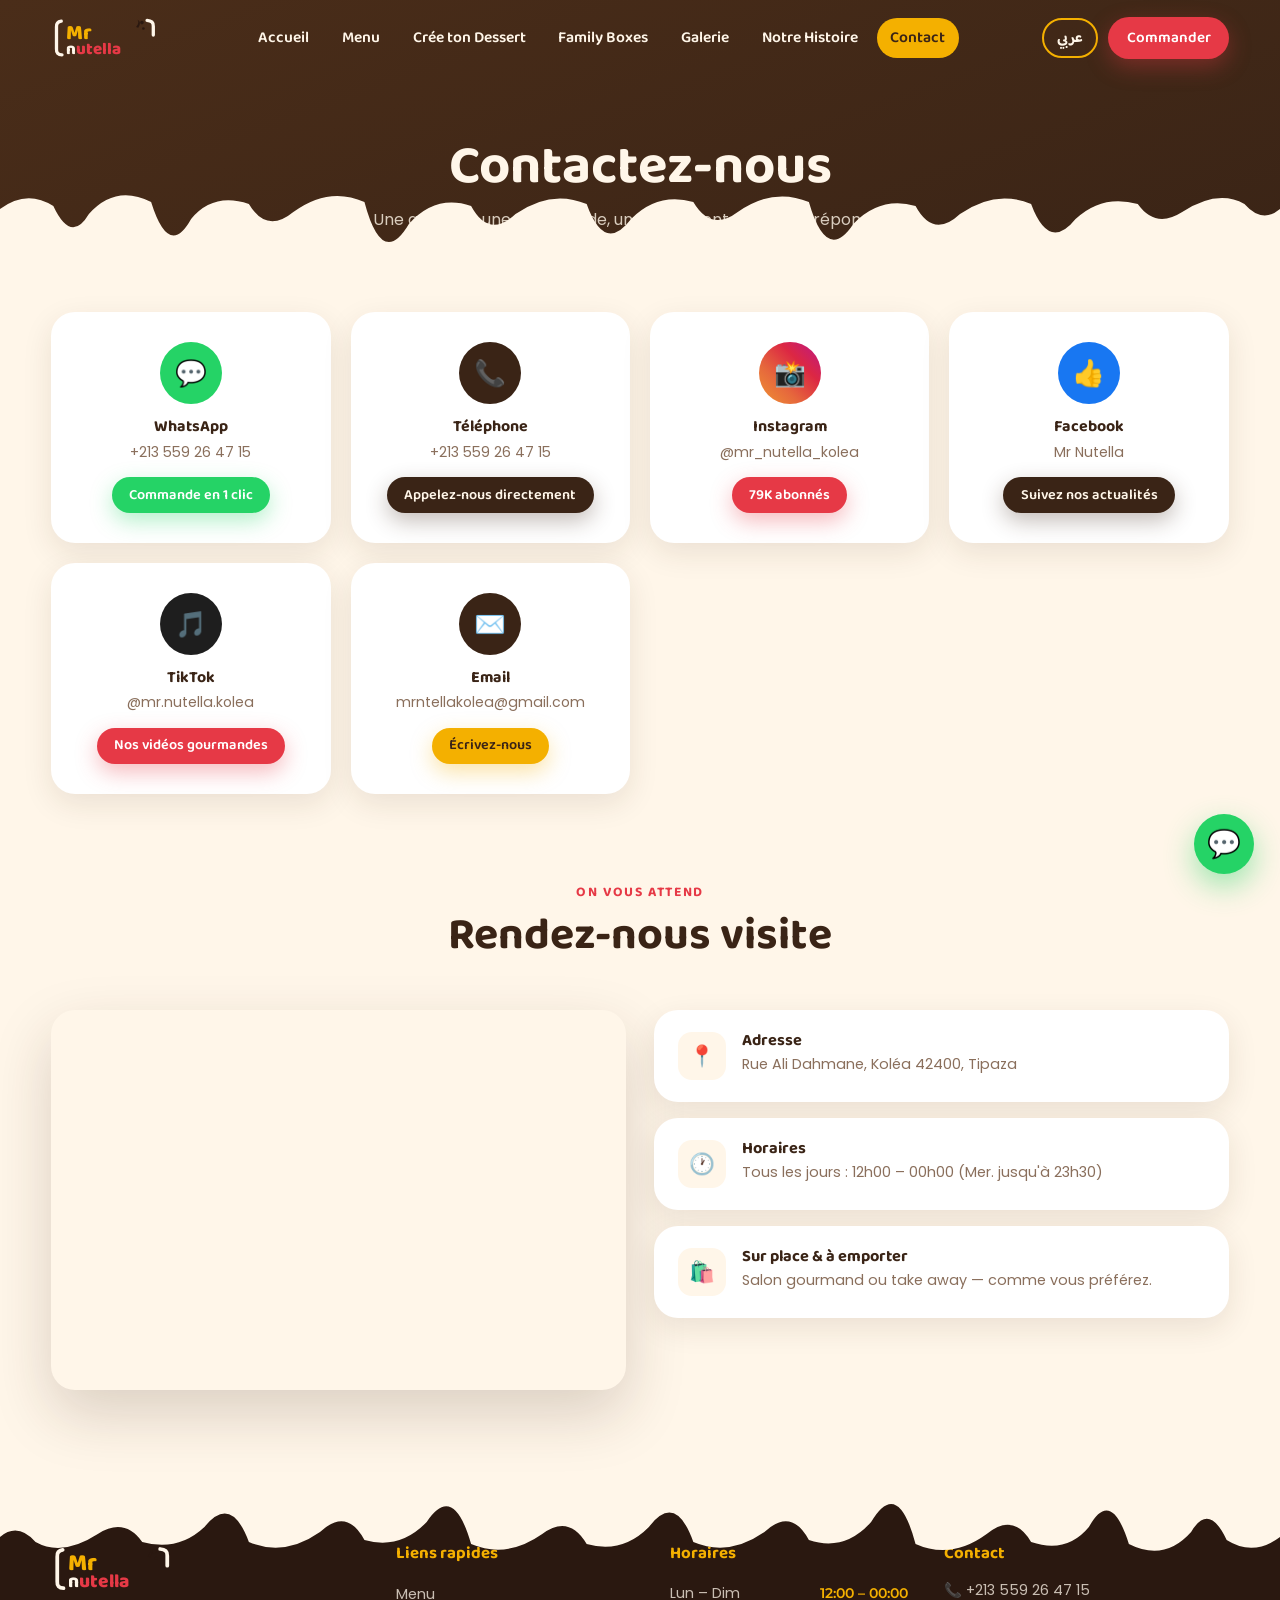
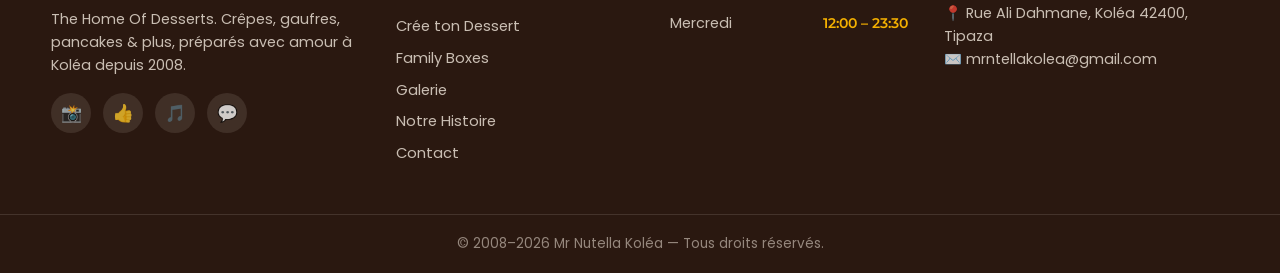
<file: contact.html>
﻿<!DOCTYPE html>
<html lang="fr">
<head>
<meta charset="UTF-8">
<meta name="viewport" content="width=device-width, initial-scale=1.0">
<title>Contact — Mr Nutella Koléa</title>
<meta name="description" content="Contactez Mr Nutella Koléa : WhatsApp, téléphone +213 559 26 47 15, Instagram, Facebook, TikTok. Rue Ali Dahmane, Koléa.">
<link rel="preconnect" href="https://fonts.googleapis.com">
<link rel="preconnect" href="https://fonts.gstatic.com" crossorigin>
<link href="https://fonts.googleapis.com/css2?family=Baloo+2:wght@500;600;700;800&family=Baloo+Bhaijaan+2:wght@500;600;700;800&family=Poppins:wght@300;400;500;600&family=Tajawal:wght@300;400;500;700&family=Montserrat:wght@500;600;700&display=swap" rel="stylesheet">
<link rel="stylesheet" href="css/style.css">
<meta property="og:title" content="Contact — Mr Nutella Koléa">
<meta property="og:description" content="Contactez Mr Nutella Koléa : WhatsApp, téléphone +213 559 26 47 15, Instagram, Facebook, TikTok. Rue Ali Dahmane, Koléa.">
<meta property="og:type" content="website">
<meta property="og:site_name" content="Mr Nutella Koléa">
<meta property="og:image" content="https://karimbdk.github.io/mr-nutella-kolea/assets/promo-social.jpg">
<meta property="og:image:width" content="1200">
<meta property="og:image:height" content="630">
<meta name="twitter:card" content="summary_large_image"><link rel="icon" type="image/jpeg" href="assets/logo-icon.jpg">
</head>
<body data-page="contact.html" data-title="Contact — Mr Nutella" data-title-ar="اتصل بنا — Mr Nutella">

<header class="navbar" id="navbar"></header>

<div class="menu-hero">
  <div class="container">
    <h1 data-i18n="contact_h1"></h1>
    <p data-i18n="contact_sub"></p>
  </div>
  <div class="drip" data-color="#FFF6E9"></div>
</div>

<section style="padding-top:40px">
  <div class="container">
    <div class="contact-grid">
      <a class="ccard reveal" id="cWa" target="_blank" rel="noopener" href="#">
        <span class="ic ic-wa">💬</span>
        <h4 data-i18n="c_wa"></h4>
        <p>+213 559 26 47 15</p>
        <span class="btn btn-wa" style="padding:.45em 1.2em;font-size:.9rem" data-i18n="c_wa_d"></span>
      </a>
      <a class="ccard reveal d1" href="tel:+213559264715">
        <span class="ic ic-ph">📞</span>
        <h4 data-i18n="v_call"></h4>
        <p>+213 559 26 47 15</p>
        <span class="btn btn-choco" style="padding:.45em 1.2em;font-size:.9rem" data-i18n="c_ph_d"></span>
      </a>
      <a class="ccard reveal d2" href="https://www.instagram.com/mr_nutella_kolea/" target="_blank" rel="noopener">
        <span class="ic ic-ig">📸</span>
        <h4>Instagram</h4>
        <p>@mr_nutella_kolea</p>
        <span class="btn btn-red" style="padding:.45em 1.2em;font-size:.9rem" data-i18n="c_ig_d"></span>
      </a>
      <a class="ccard reveal d3" href="https://www.facebook.com/mrnutellakolea/" target="_blank" rel="noopener">
        <span class="ic ic-fb">👍</span>
        <h4>Facebook</h4>
        <p>Mr Nutella</p>
        <span class="btn btn-choco" style="padding:.45em 1.2em;font-size:.9rem" data-i18n="c_fb_d"></span>
      </a>
      <a class="ccard reveal" href="https://www.tiktok.com/@mr.nutella.kolea" target="_blank" rel="noopener">
        <span class="ic ic-tk">🎵</span>
        <h4>TikTok</h4>
        <p>@mr.nutella.kolea</p>
        <span class="btn btn-red" style="padding:.45em 1.2em;font-size:.9rem" data-i18n="c_tk_d"></span>
      </a>
      <a class="ccard reveal d1" href="mailto:mrntellakolea@gmail.com">
        <span class="ic ic-ph">✉️</span>
        <h4>Email</h4>
        <p>mrntellakolea@gmail.com</p>
        <span class="btn btn-gold" style="padding:.45em 1.2em;font-size:.9rem" data-i18n="c_write"></span>
      </a>
    </div>
  </div>
</section>

<section style="padding-top:0">
  <div class="container">
    <div class="sec-head reveal">
      <span class="kicker" data-i18n="visit_kicker"></span>
      <h2 data-i18n="visit_title"></h2>
    </div>
    <div class="visit-grid">
      <div class="map-card reveal">
        <iframe src="https://www.google.com/maps?q=Mr+Nutella+Kol%C3%A9a+Rue+Ali+Dahmane&output=embed" loading="lazy" title="Google Maps — Mr Nutella Koléa" referrerpolicy="no-referrer-when-downgrade"></iframe>
      </div>
      <div class="visit-info">
        <div class="vcard reveal"><span class="ic">📍</span><div><h4 data-i18n="v_addr"></h4><p data-i18n-info="addr"></p></div></div>
        <div class="vcard reveal d1"><span class="ic">🕐</span><div><h4 data-i18n="v_hours"></h4><p data-i18n-info="hours"></p></div></div>
        <div class="vcard reveal d2"><span class="ic">🛍️</span><div><h4 data-i18n="v_take"></h4><p data-i18n="v_take_d"></p></div></div>
      </div>
    </div>
  </div>
</section>

<footer id="footer"></footer>

<script src="js/data.js"></script>
<script src="js/i18n.js"></script>
<script src="js/main.js"></script>
<script>
document.addEventListener("DOMContentLoaded",()=>{ document.getElementById("cWa").href = waLink(); });
</script>
</body>
</html>
</file>
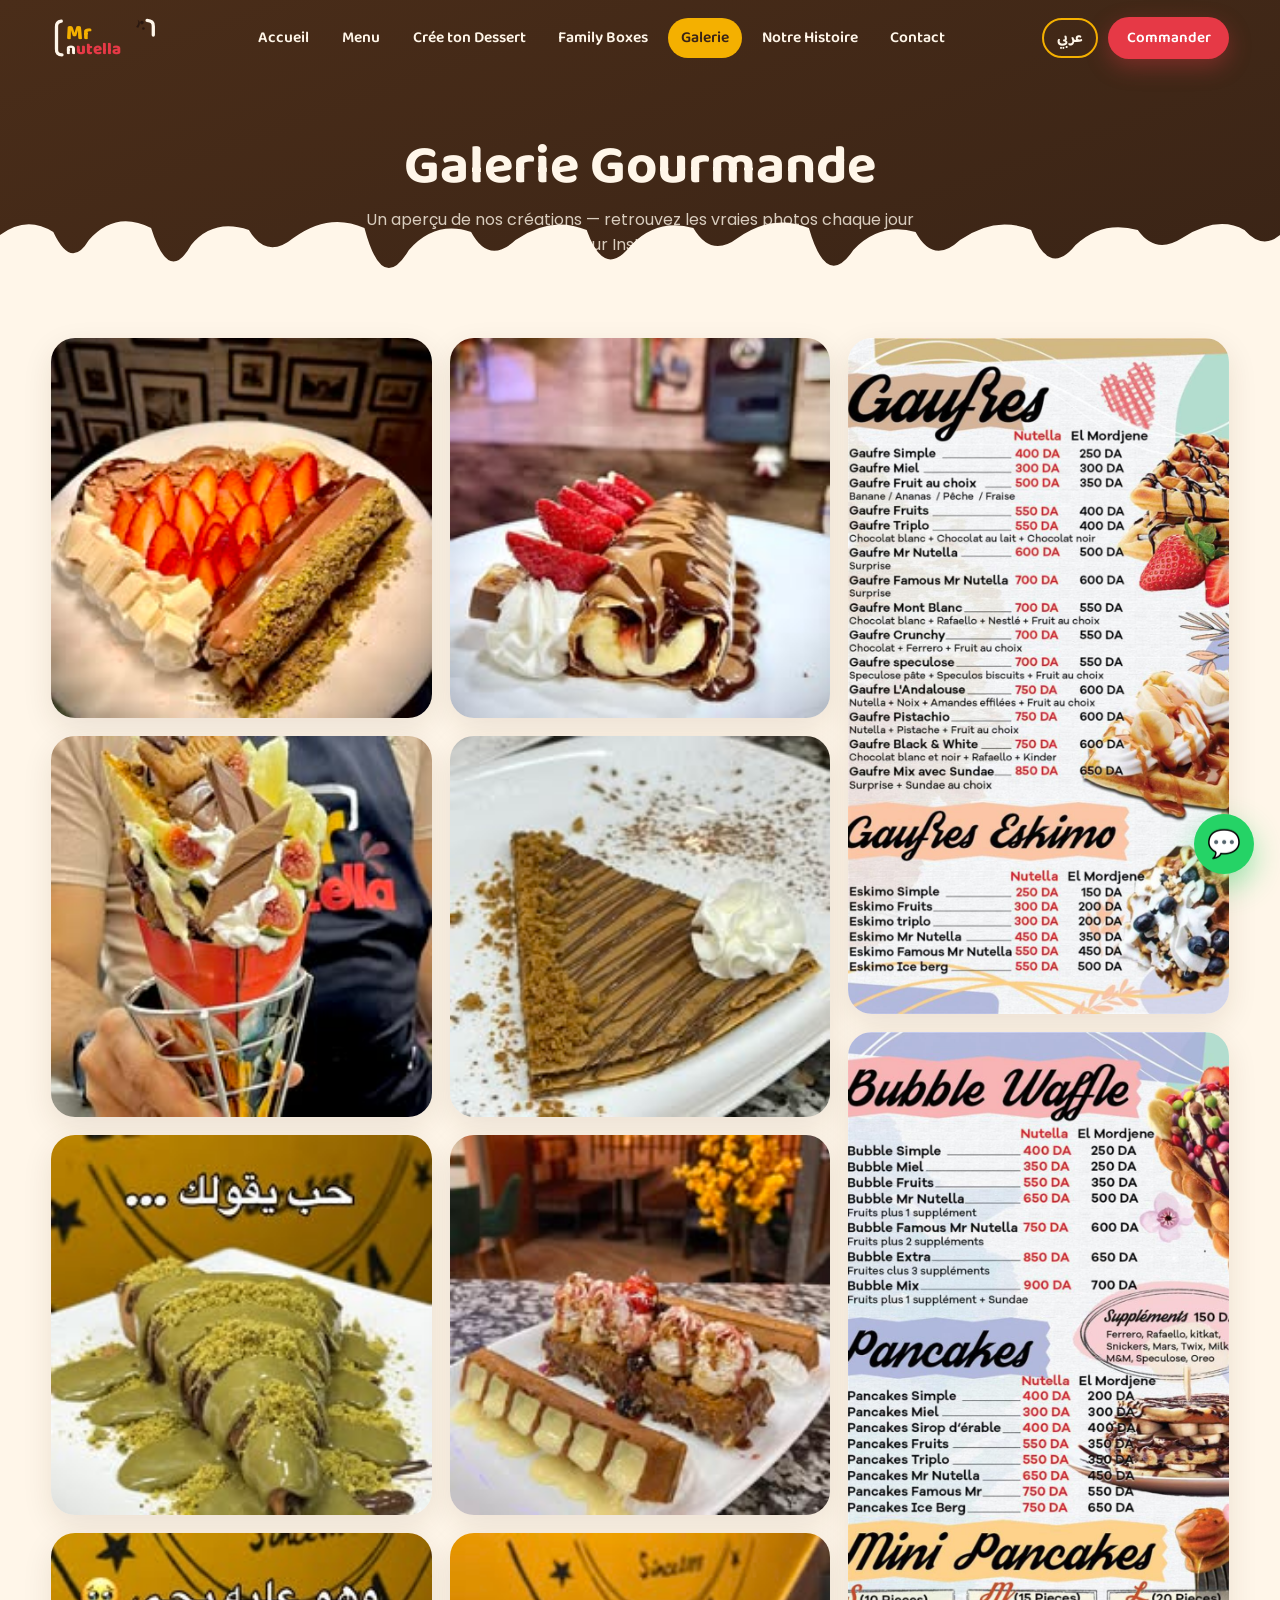
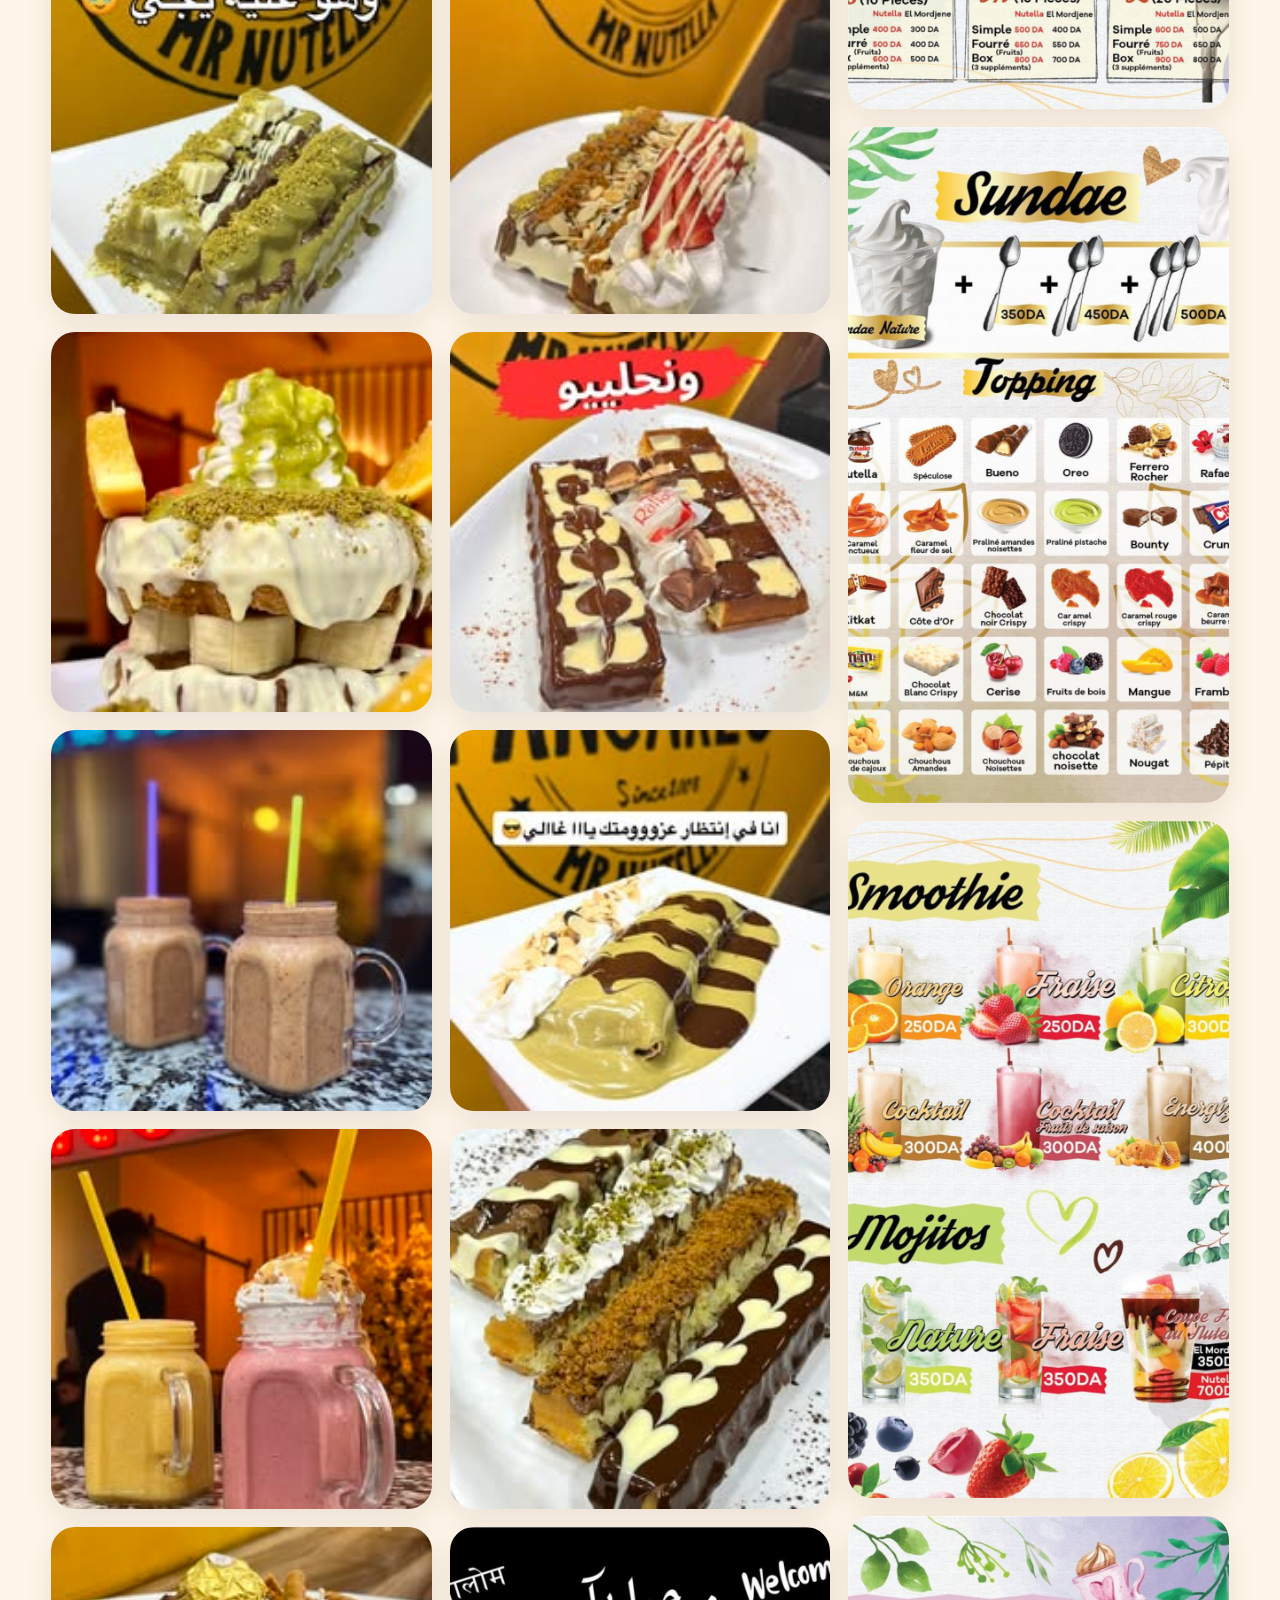
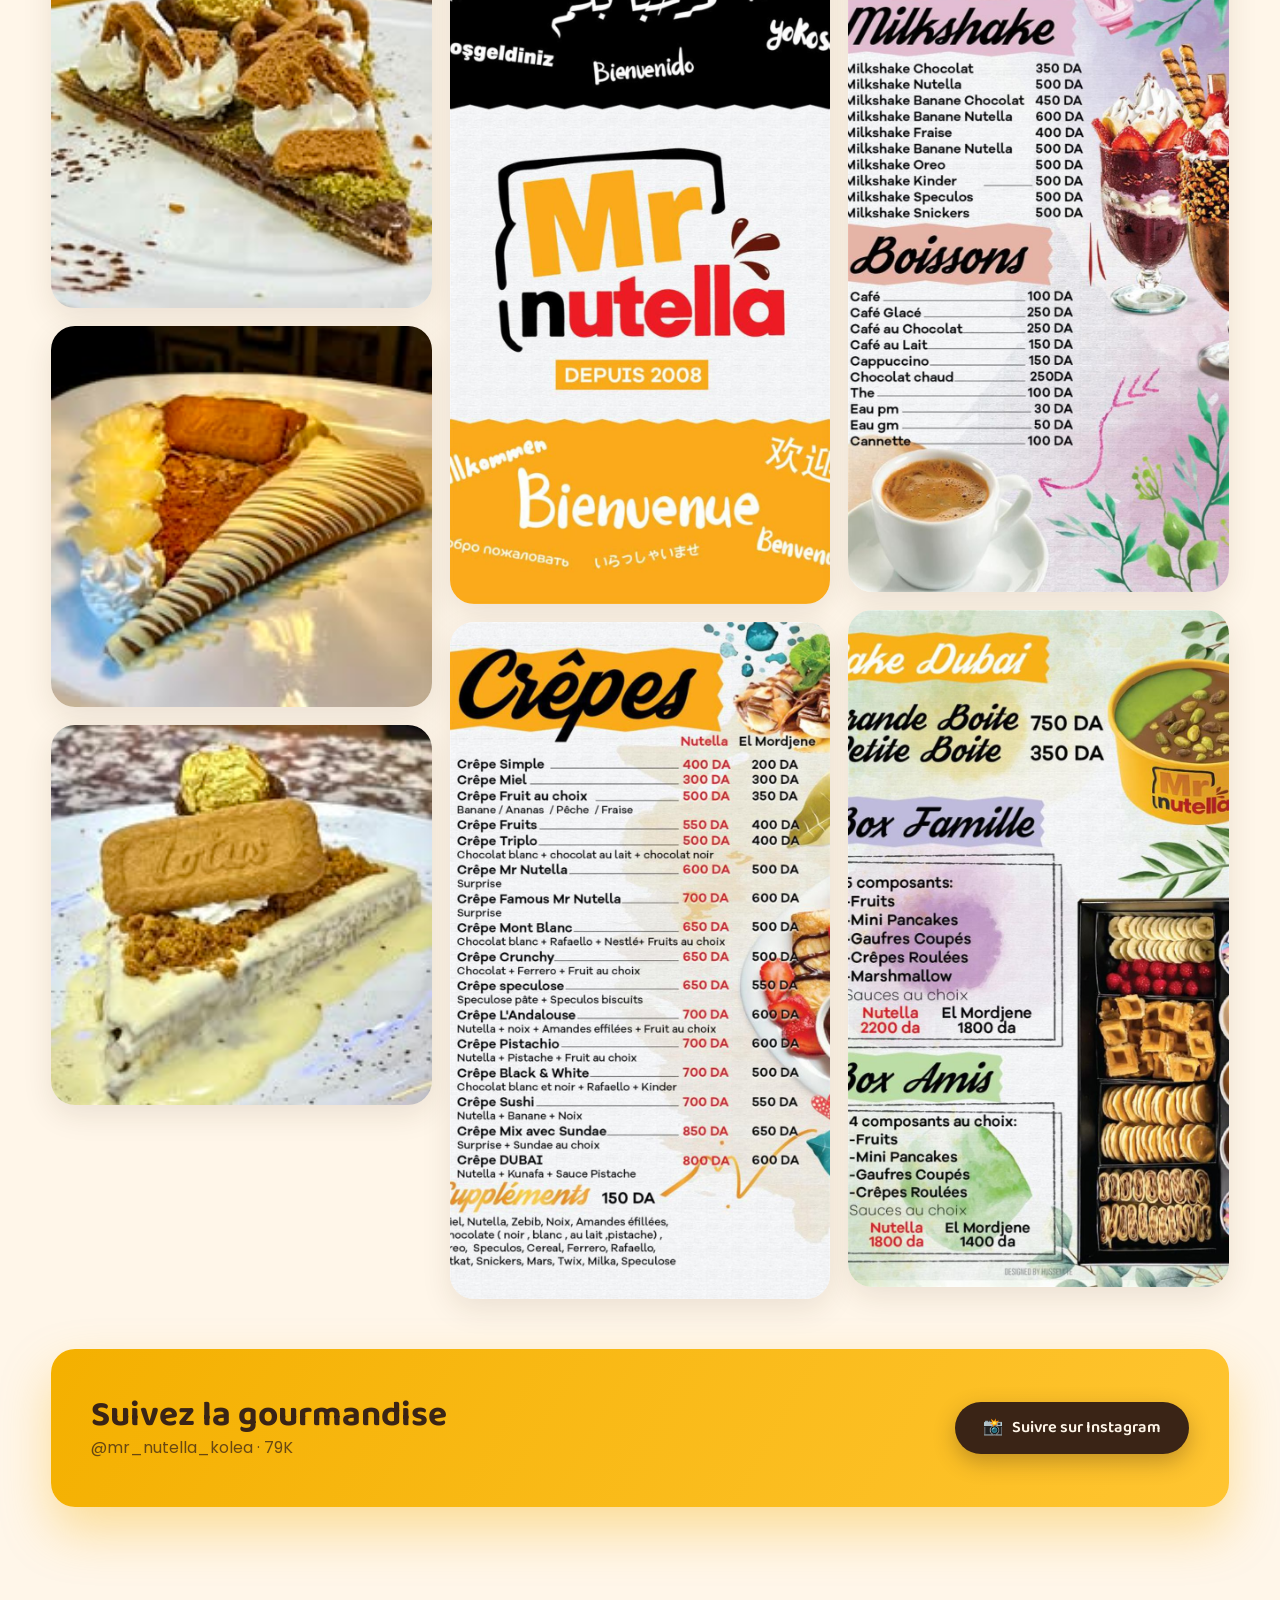
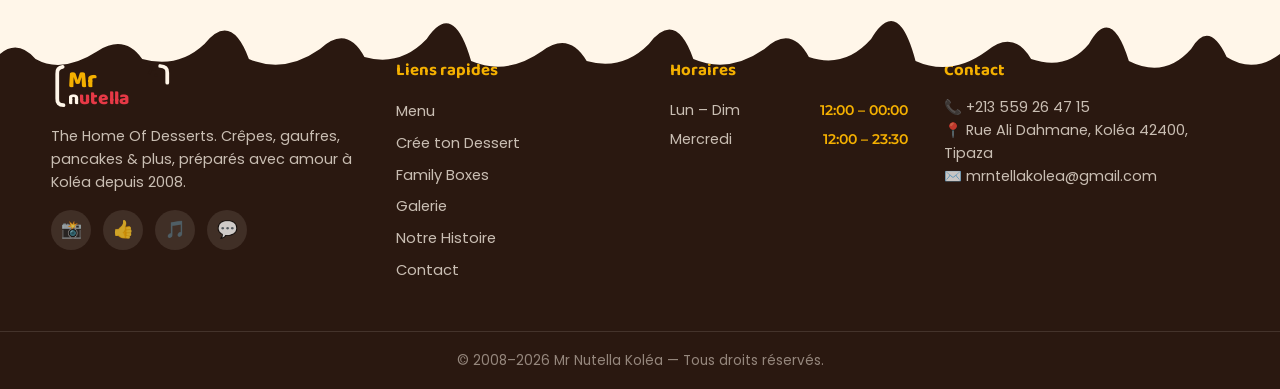
<file: gallery.html>
﻿<!DOCTYPE html>
<html lang="fr">
<head>
<meta charset="UTF-8">
<meta name="viewport" content="width=device-width, initial-scale=1.0">
<title>Galerie — Mr Nutella Koléa</title>
<meta name="description" content="La galerie gourmande de Mr Nutella Koléa — crêpes, gaufres, milkshakes et plus. Retrouvez nos vraies photos sur Instagram @mr_nutella_kolea.">
<link rel="preconnect" href="https://fonts.googleapis.com">
<link rel="preconnect" href="https://fonts.gstatic.com" crossorigin>
<link href="https://fonts.googleapis.com/css2?family=Baloo+2:wght@500;600;700;800&family=Baloo+Bhaijaan+2:wght@500;600;700;800&family=Poppins:wght@300;400;500;600&family=Tajawal:wght@300;400;500;700&family=Montserrat:wght@500;600;700&display=swap" rel="stylesheet">
<link rel="stylesheet" href="css/style.css">
<meta property="og:title" content="Galerie — Mr Nutella Koléa">
<meta property="og:description" content="La galerie gourmande de Mr Nutella Koléa — crêpes, gaufres, milkshakes et plus. Retrouvez nos vraies photos sur Instagram @mr_nutella_kolea.">
<meta property="og:type" content="website">
<meta property="og:site_name" content="Mr Nutella Koléa">
<meta property="og:image" content="https://karimbdk.github.io/mr-nutella-kolea/assets/promo-social.jpg">
<meta property="og:image:width" content="1200">
<meta property="og:image:height" content="630">
<meta name="twitter:card" content="summary_large_image"><link rel="icon" type="image/jpeg" href="assets/logo-icon.jpg">
<style>
  .g-item .g-art{min-height:150px}
  .g-tall .g-art{min-height:240px}
</style>
</head>
<body data-page="gallery.html" data-title="Galerie — Mr Nutella" data-title-ar="المعرض — Mr Nutella">

<header class="navbar" id="navbar"></header>

<div class="menu-hero">
  <div class="container">
    <h1 data-i18n="gal_h1"></h1>
    <p data-i18n="gal_sub"></p>
  </div>
  <div class="drip" data-color="#FFF6E9"></div>
</div>

<section style="padding-top:40px">
  <div class="container">
    <div class="masonry" id="masonry"></div>

    <div class="cta-band reveal" style="margin-top:50px">
      <div>
        <h2 data-i18n="insta_title"></h2>
        <p>@mr_nutella_kolea · 79K</p>
      </div>
      <a class="btn btn-choco" href="https://www.instagram.com/mr_nutella_kolea/" target="_blank" rel="noopener">📸 <span data-i18n="insta_btn"></span></a>
    </div>
  </div>
</section>

<footer id="footer"></footer>

<script src="js/data.js"></script>
<script src="js/i18n.js"></script>
<script src="js/main.js"></script>
<script>
document.addEventListener("DOMContentLoaded",()=>{
  const draw = ()=>{
    const ALL = [...PHOTOS, ...MENU_IMGS];
    document.getElementById("masonry").innerHTML = ALL.map((m,i)=>`
      <div class="g-item g-photo" onclick="openLB(${i}, window.__gal)" style="cursor:zoom-in">
        <img src="${m.src}" alt="${m.fr}" loading="lazy">
        <div class="cap">${LANG==="ar"?m.ar:m.fr}</div>
      </div>`).join("");
    window.__gal = ALL;
  };
  draw(); document.addEventListener("langchange", draw);
});
</script>
</body>
</html>
</file>
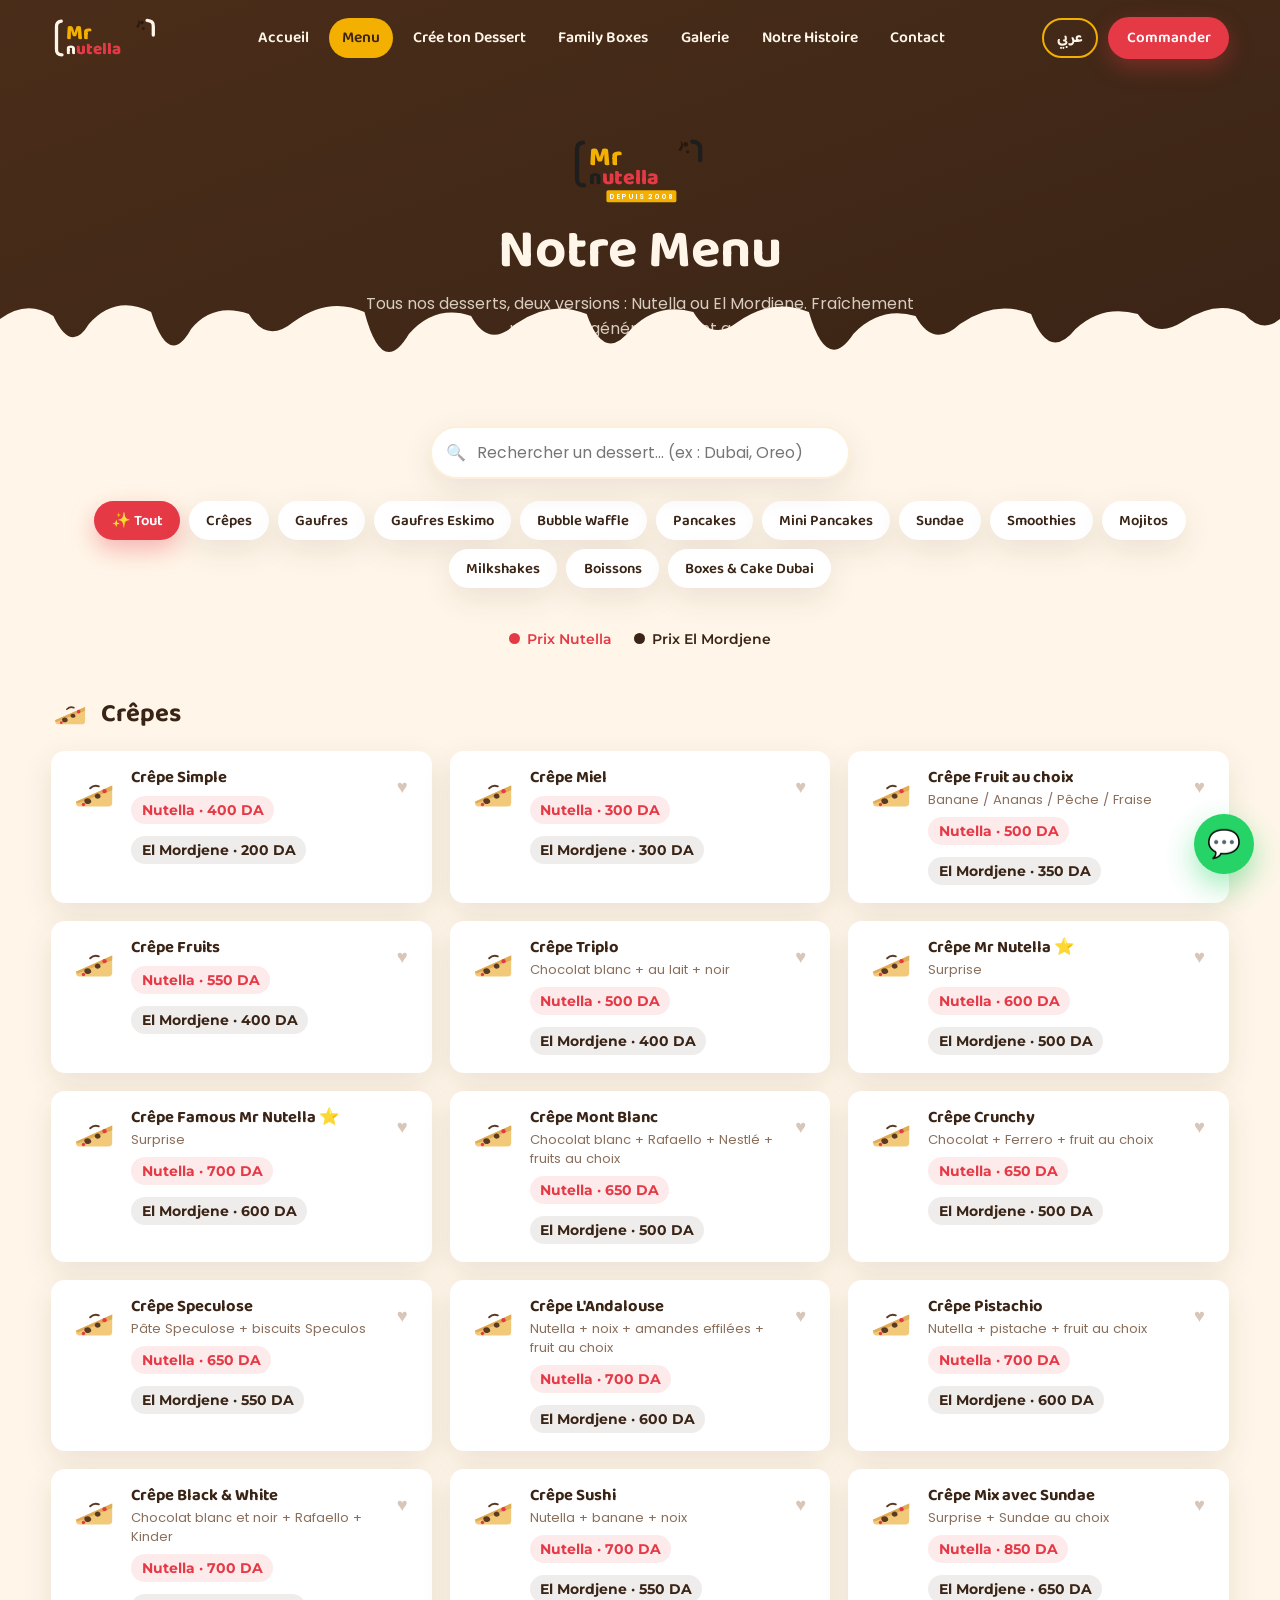
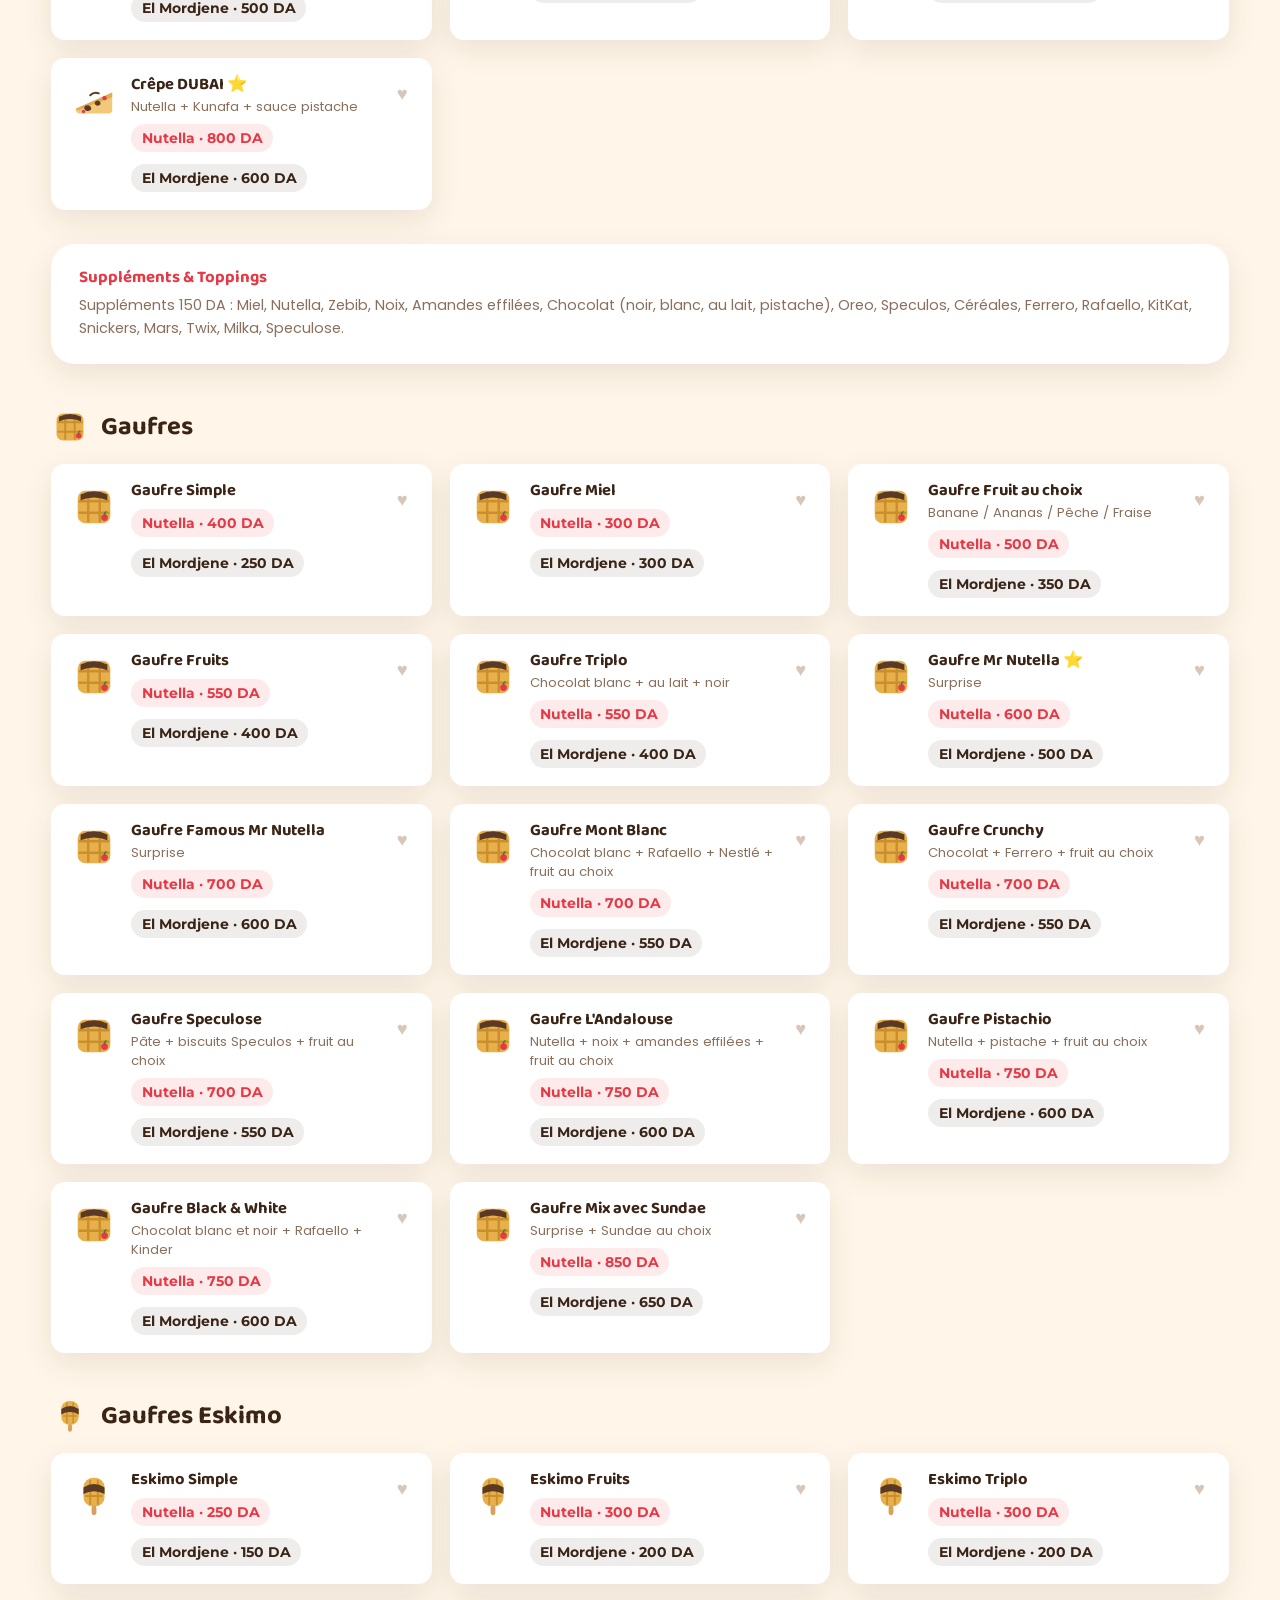
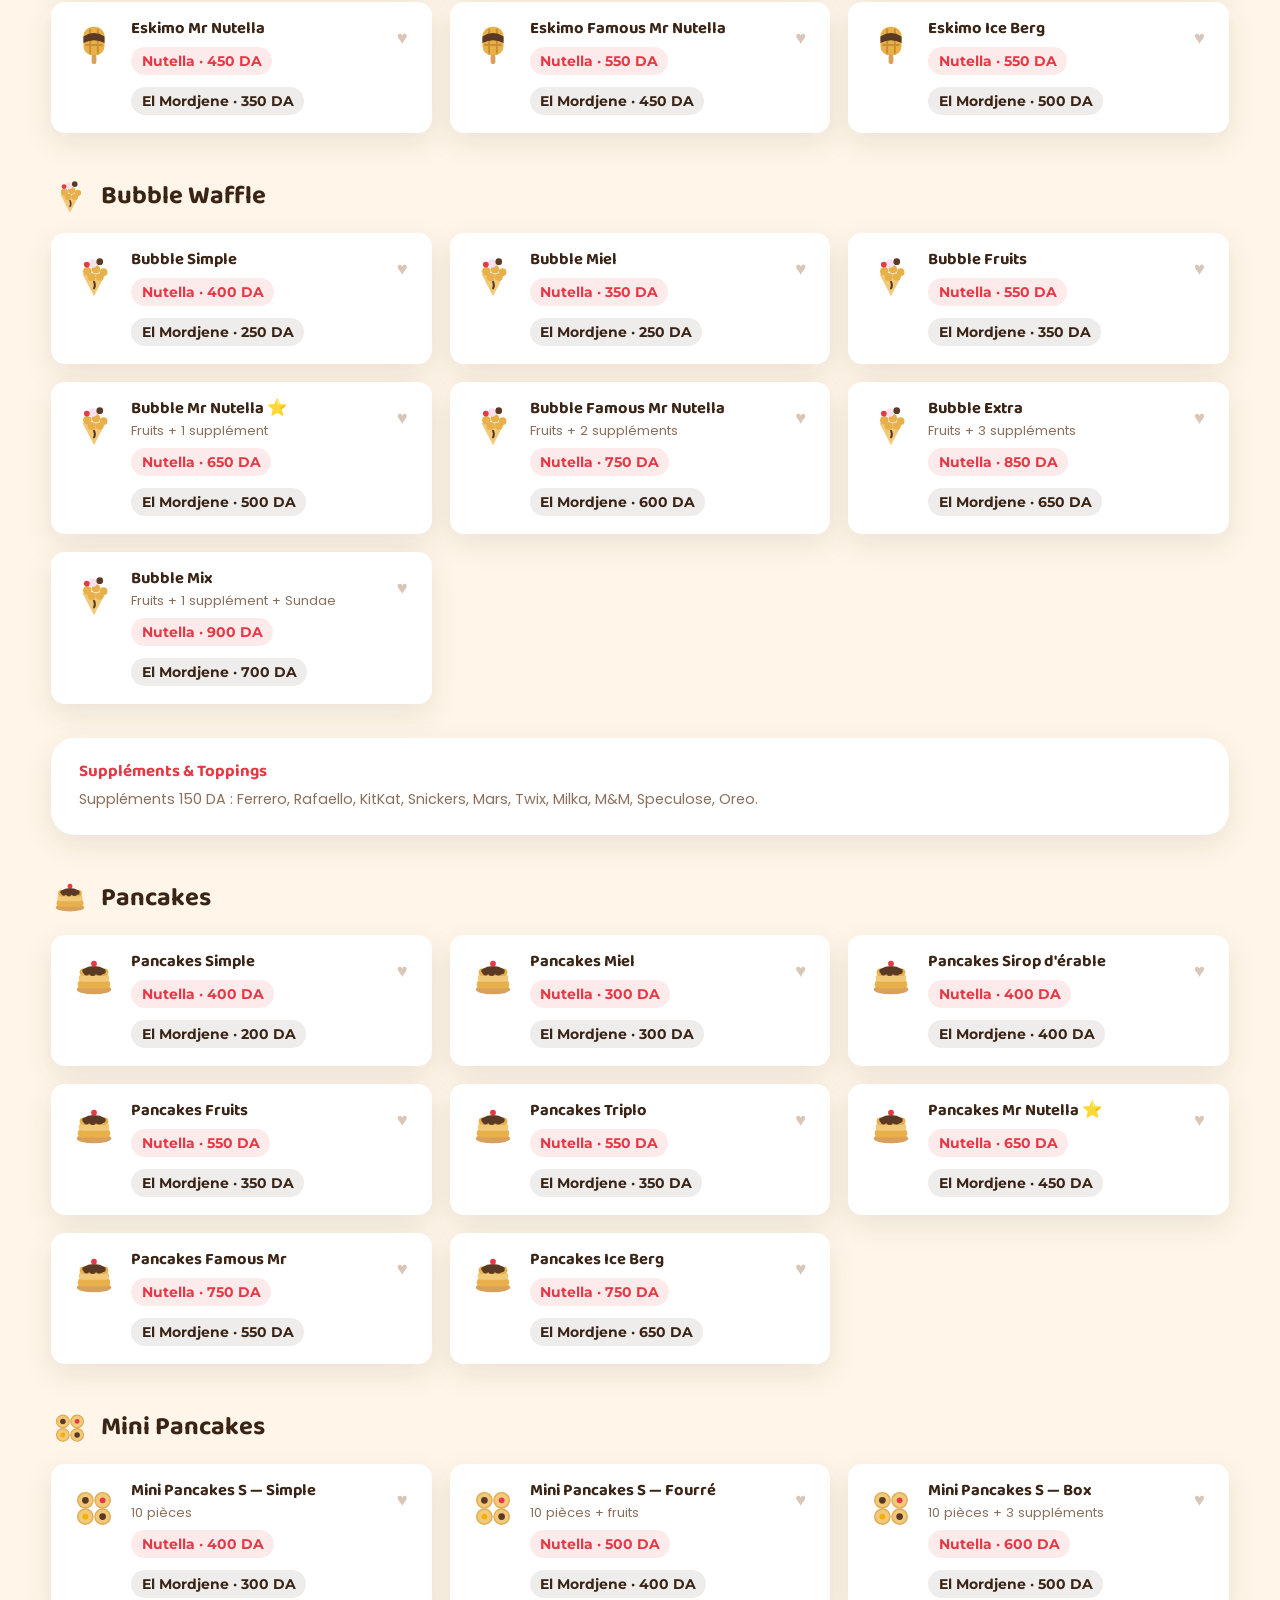
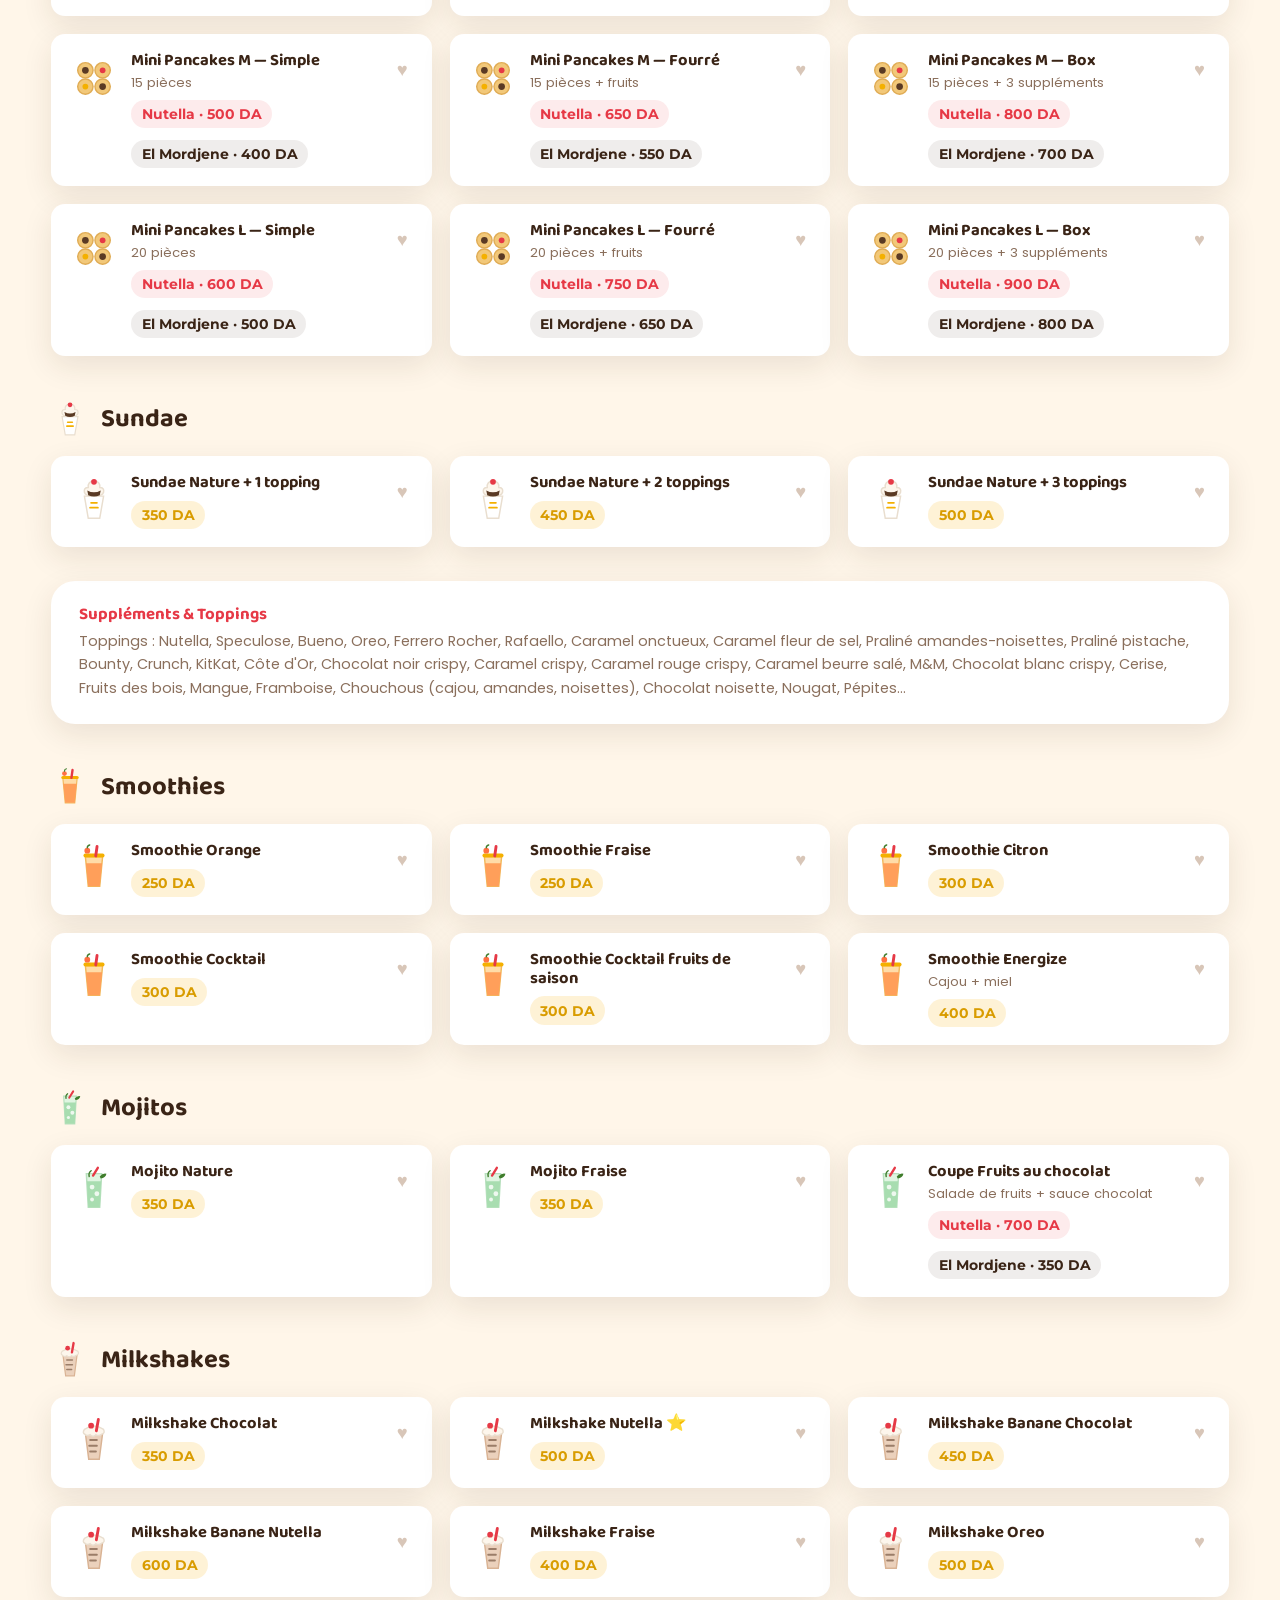
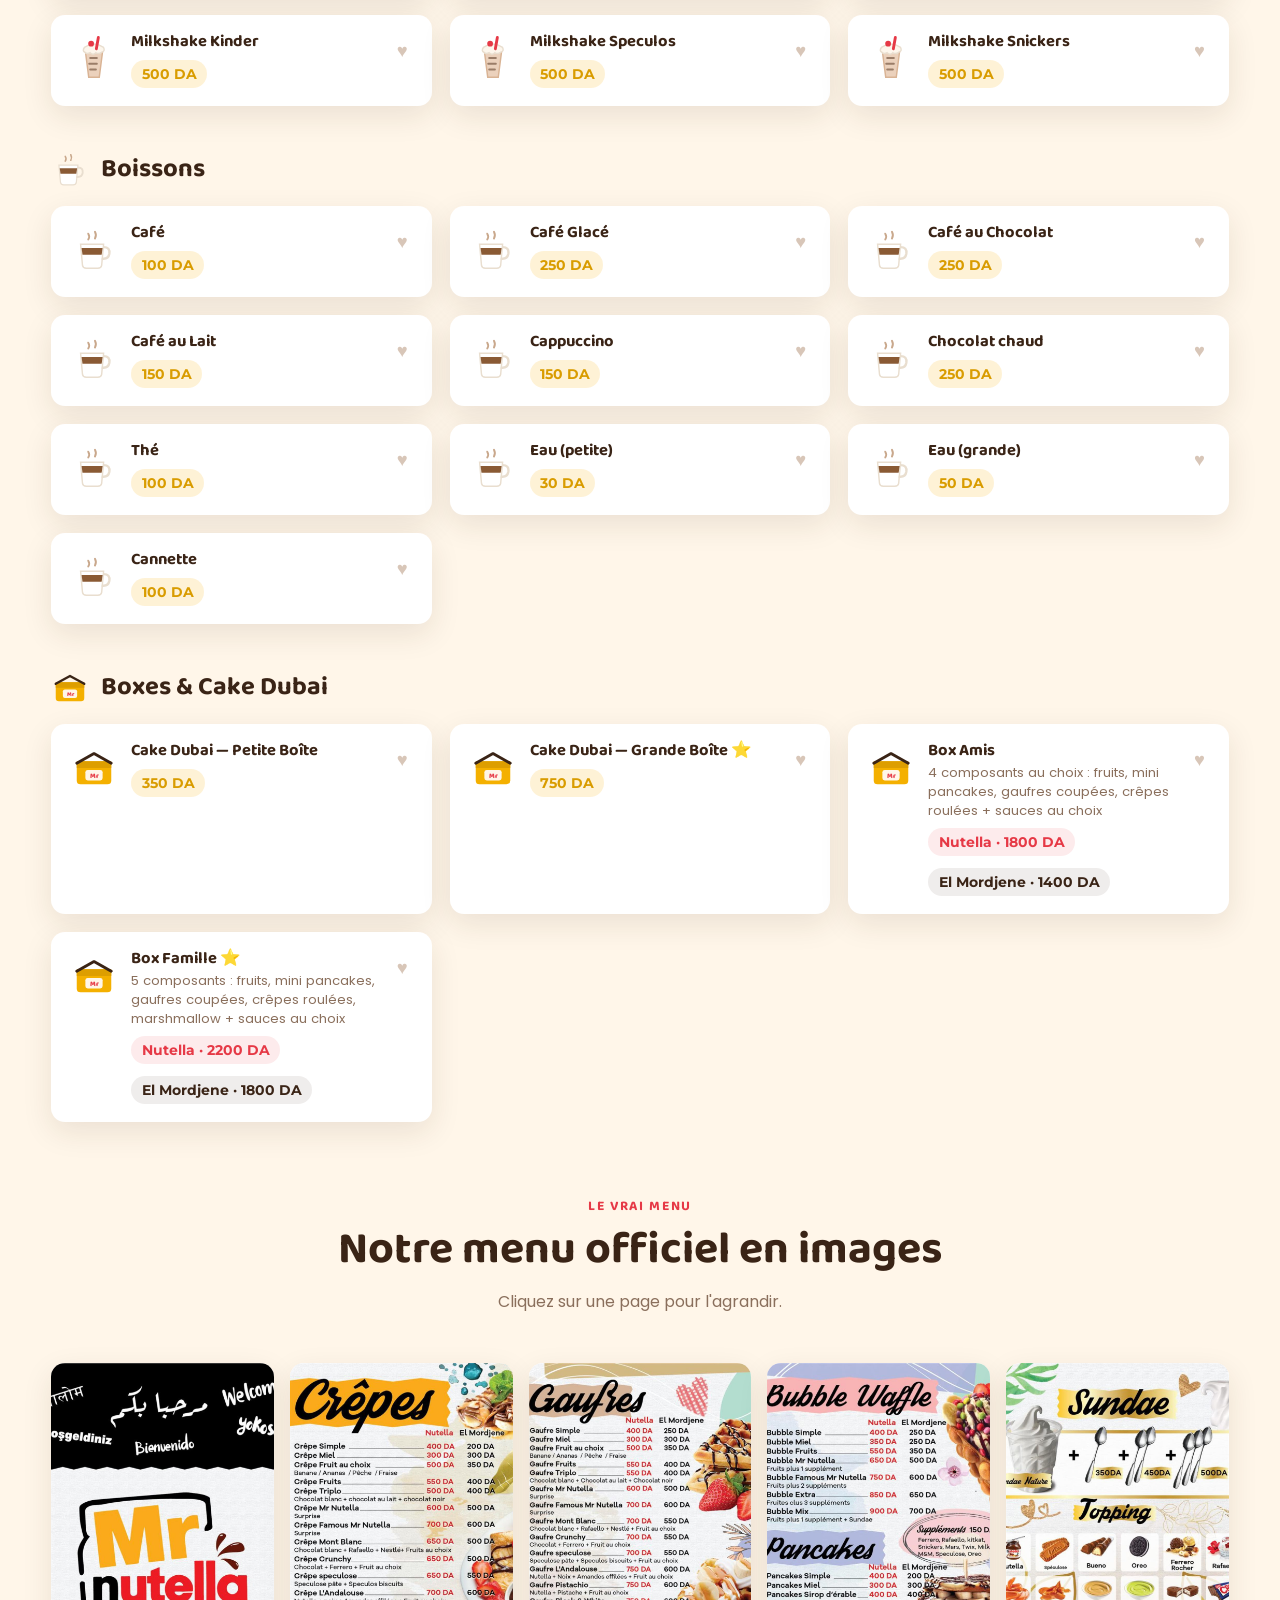
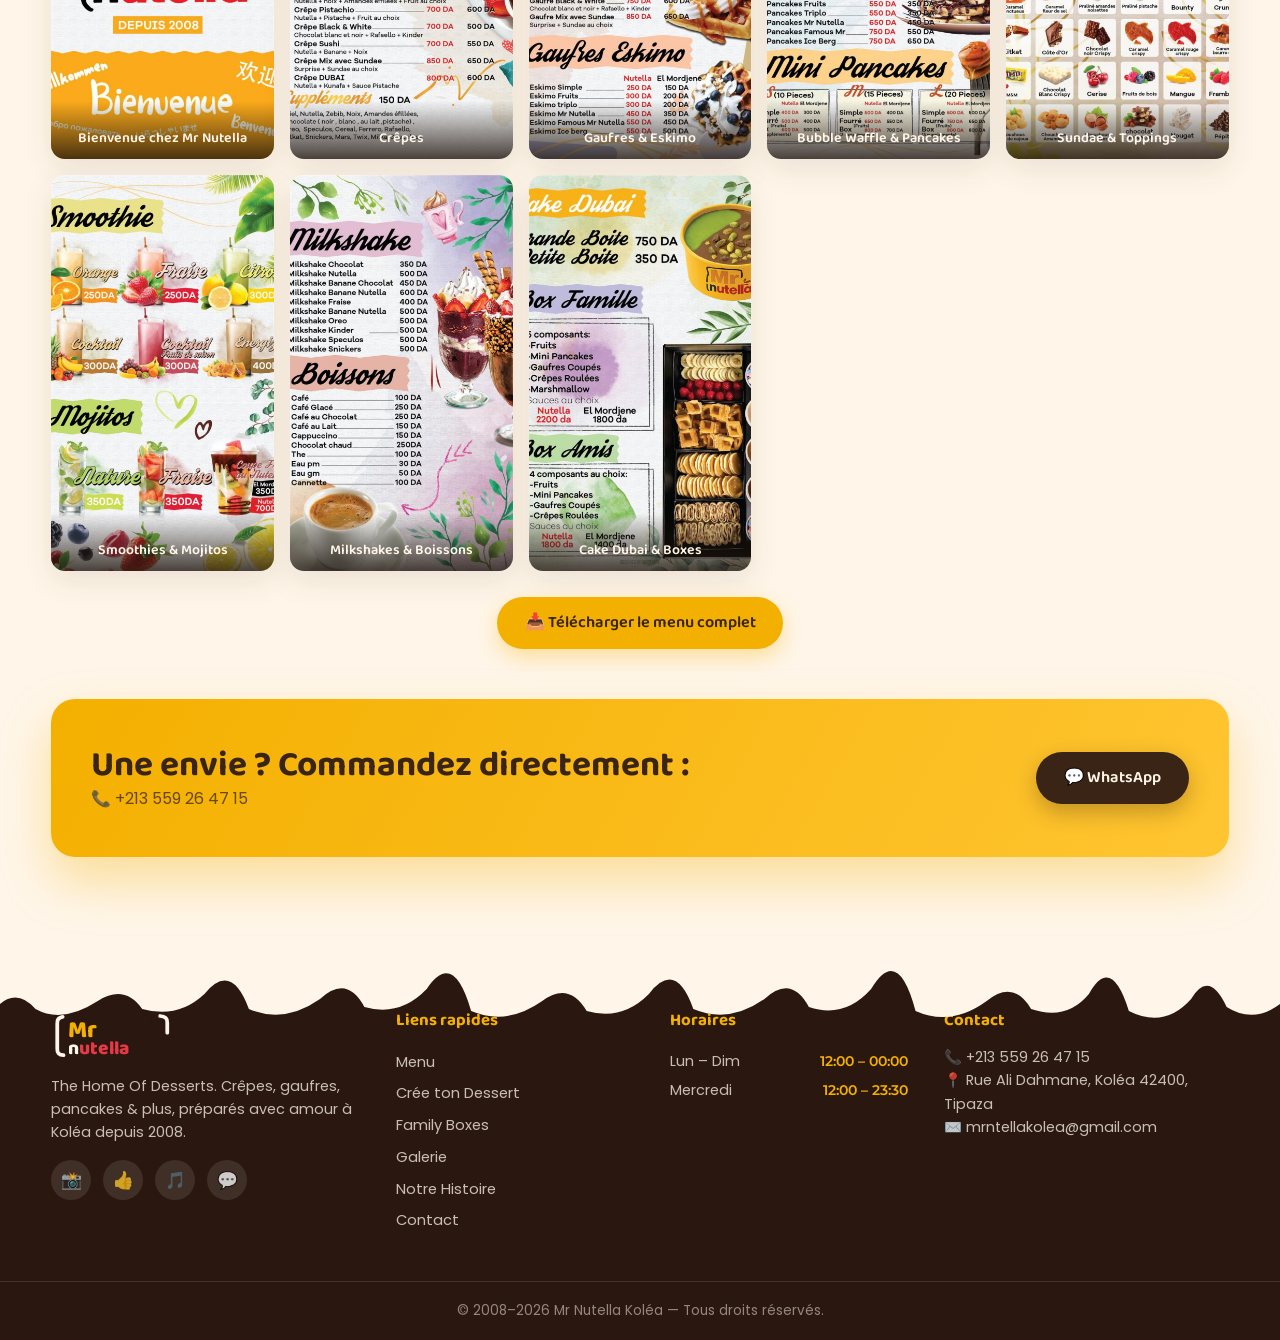
<file: menu.html>
﻿<!DOCTYPE html>
<html lang="fr">
<head>
<meta charset="UTF-8">
<meta name="viewport" content="width=device-width, initial-scale=1.0">
<title>Menu — Mr Nutella Koléa</title>
<meta name="description" content="Le menu complet de Mr Nutella Koléa : crêpes, gaufres, bubble waffles, pancakes, sundaes, milkshakes, smoothies — versions Nutella & El Mordjene.">
<link rel="preconnect" href="https://fonts.googleapis.com">
<link rel="preconnect" href="https://fonts.gstatic.com" crossorigin>
<link href="https://fonts.googleapis.com/css2?family=Baloo+2:wght@500;600;700;800&family=Baloo+Bhaijaan+2:wght@500;600;700;800&family=Poppins:wght@300;400;500;600&family=Tajawal:wght@300;400;500;700&family=Montserrat:wght@500;600;700&display=swap" rel="stylesheet">
<link rel="stylesheet" href="css/style.css">
<meta property="og:title" content="Menu — Mr Nutella Koléa">
<meta property="og:description" content="Le menu complet de Mr Nutella Koléa : crêpes, gaufres, bubble waffles, pancakes, sundaes, milkshakes, smoothies — versions Nutella & El Mordjene.">
<meta property="og:type" content="website">
<meta property="og:site_name" content="Mr Nutella Koléa">
<meta property="og:image" content="https://karimbdk.github.io/mr-nutella-kolea/assets/promo-social.jpg">
<meta property="og:image:width" content="1200">
<meta property="og:image:height" content="630">
<meta name="twitter:card" content="summary_large_image"><link rel="icon" type="image/jpeg" href="assets/logo-icon.jpg">
</head>
<body data-page="menu.html" data-title="Menu — Mr Nutella Koléa" data-title-ar="المينيو — Mr Nutella القليعة">

<header class="navbar" id="navbar"></header>

<div class="menu-hero">
  <div class="container">
    <div data-logo-badge="70" style="display:flex;justify-content:center;margin-bottom:14px"></div>
    <h1 data-i18n="menu_h1"></h1>
    <p data-i18n="menu_sub"></p>
  </div>
  <div class="drip" data-color="#FFF6E9"></div>
</div>

<section style="padding-top:10px">
  <div class="container">
    <div class="menu-tools">
      <div class="menu-search">
        <span class="mag">🔍</span>
        <input type="search" id="menuSearch" data-i18n-ph="menu_search_ph">
      </div>
    </div>
    <div class="tabs" id="menuTabs"></div>
    <div class="legend">
      <span class="dotN" data-i18n="legend_n"></span>
      <span class="dotM" data-i18n="legend_m"></span>
    </div>
    <div id="menuWrap" data-cat="all"></div>
    <div class="no-results" id="noResults" data-i18n="menu_no_results"></div>

    <div class="sec-head reveal" style="margin-top:70px">
      <span class="kicker" data-i18n="omenu_kicker"></span>
      <h2 data-i18n="omenu_title"></h2>
      <p data-i18n="omenu_sub"></p>
    </div>
    <div class="omenu-strip" id="omenuStrip"></div>
    <div style="text-align:center;margin-top:26px">
      <a class="btn btn-gold" href="assets/menu-complet.jpg" target="_blank" rel="noopener" data-i18n="omenu_download"></a>
    </div>

    <div class="cta-band reveal" style="margin-top:50px">
      <div>
        <h2 data-i18n="menu_cta"></h2>
        <p style="direction:ltr">📞 +213 559 26 47 15</p>
      </div>
      <a class="btn btn-choco" id="menuWaBtn" target="_blank" rel="noopener" href="#">💬 WhatsApp</a>
    </div>
  </div>
</section>

<footer id="footer"></footer>

<script src="js/data.js"></script>
<script src="js/i18n.js"></script>
<script src="js/main.js"></script>
<script>
document.addEventListener("DOMContentLoaded",()=>{ document.getElementById("menuWaBtn").href = waLink(); });
</script>
</body>
</html>
</file>
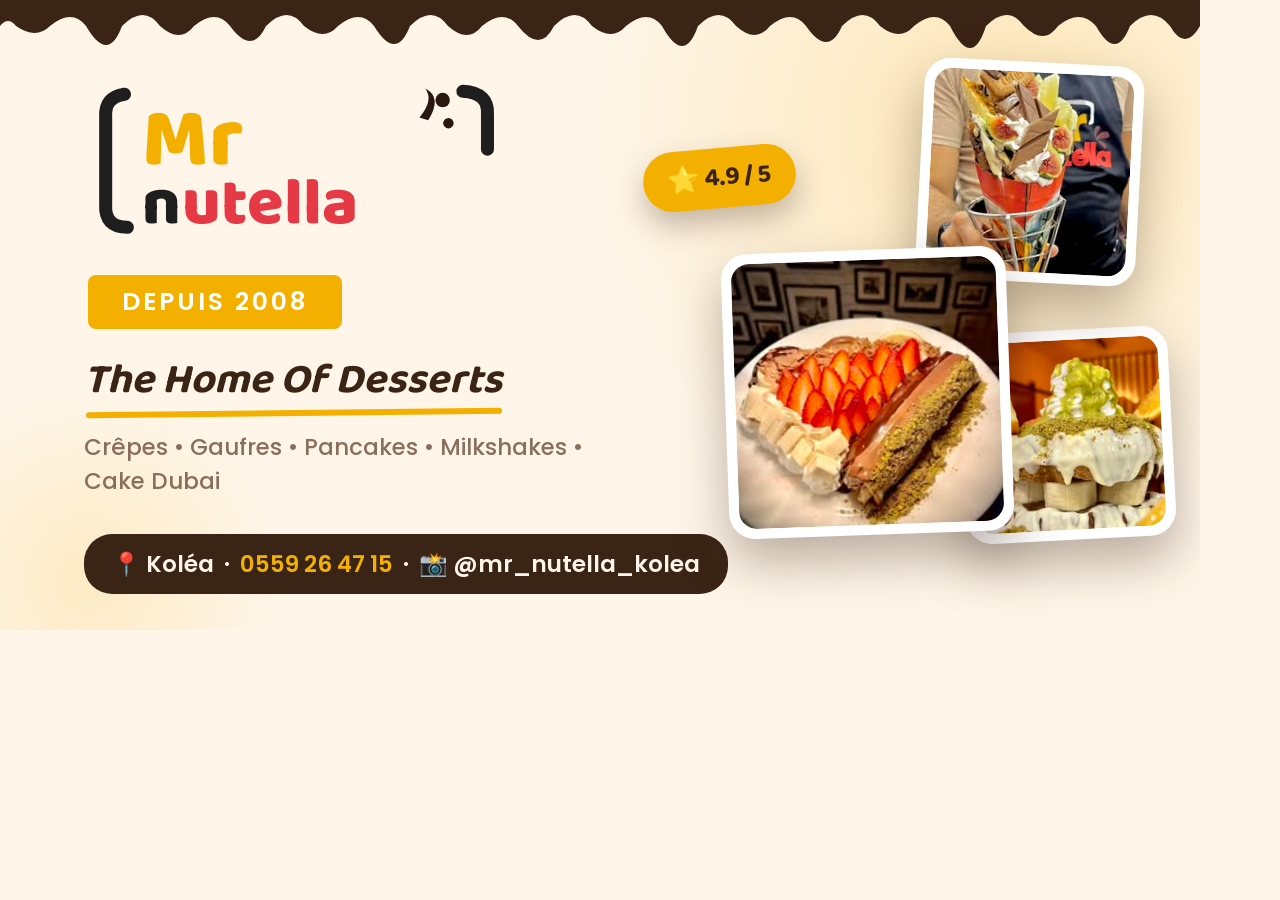
<file: promo.html>
<!DOCTYPE html>
<html lang="fr">
<head>
<meta charset="UTF-8">
<title>Promo — Mr Nutella</title>
<link rel="preconnect" href="https://fonts.googleapis.com">
<link rel="preconnect" href="https://fonts.gstatic.com" crossorigin>
<link href="https://fonts.googleapis.com/css2?family=Baloo+2:wght@600;700;800&family=Poppins:wght@500;600&display=swap" rel="stylesheet">
<style>
  *{margin:0;padding:0;box-sizing:border-box}
  html,body{width:1200px;height:630px;overflow:hidden}
  body{
    font-family:'Poppins',sans-serif;position:relative;
    background:#FFF6E9;
  }
  .glow{position:absolute;border-radius:50%}
  .glow.g1{width:900px;height:900px;right:-250px;top:-320px;background:radial-gradient(circle,rgba(244,176,0,.22),transparent 65%)}
  .glow.g2{width:420px;height:420px;left:-120px;bottom:-160px;background:radial-gradient(circle,rgba(244,176,0,.16),transparent 65%)}
  .drip{position:absolute;top:0;left:0;right:0}
  .left{position:absolute;left:84px;top:74px;width:620px}
  .logo svg{height:188px}
  .badge{
    display:inline-block;background:#F4B000;color:#fff;
    font-family:'Poppins',sans-serif;font-weight:600;font-size:25px;letter-spacing:3px;
    padding:8px 34px;border-radius:8px;margin:6px 0 0 4px;
  }
  .tag{
    font-family:'Baloo 2',cursive;font-style:italic;font-weight:700;
    font-size:42px;color:#3A2416;margin-top:18px;position:relative;display:inline-block;
  }
  .tag::after{
    content:"";position:absolute;left:2px;right:0;bottom:-2px;height:6px;
    background:#F4B000;border-radius:3px;transform:rotate(-.6deg);
  }
  .cats{font-size:23px;color:#8a6f5c;margin-top:16px;font-weight:500;max-width:560px}
  .contact{
    position:absolute;left:84px;bottom:36px;
    background:#3A2416;color:#FFF6E9;font-weight:600;font-size:23px;
    padding:13px 28px;border-radius:28px;white-space:nowrap;
  }
  .contact b{color:#F4B000;font-weight:600}
  .tiles{position:absolute;right:0;top:0;width:520px;height:630px}
  .tile{
    position:absolute;background:#fff;padding:10px;border-radius:26px;
    box-shadow:0 24px 50px rgba(58,36,22,.35);
  }
  .tile img{display:block;object-fit:cover;border-radius:18px}
  .t1{right:190px;top:250px;transform:rotate(-2deg);z-index:3}
  .t1 img{width:265px;height:265px}
  .t2{right:60px;top:62px;transform:rotate(3deg);z-index:2}
  .t2 img{width:200px;height:200px}
  .t3{right:28px;top:330px;transform:rotate(-3deg);z-index:1}
  .t3 img{width:190px;height:190px}
  .star{
    position:absolute;right:404px;top:148px;z-index:4;transform:rotate(-5deg);
    background:#F4B000;color:#3A2416;font-family:'Baloo 2',cursive;font-weight:700;
    font-size:26px;padding:9px 24px;border-radius:30px;white-space:nowrap;
    box-shadow:0 14px 30px rgba(58,36,22,.3);
  }
</style>
</head>
<body>
  <div class="glow g1"></div>
  <div class="glow g2"></div>
  <svg class="drip" width="1200" height="70" viewBox="0 0 1200 70" xmlns="http://www.w3.org/2000/svg">
    <path fill="#3A2416" d="M0,0 L1200,0 L1200,26 Q1185,52 1170,26 Q1152,4 1130,26 Q1116,62 1096,26 Q1080,8 1058,26 Q1044,46 1024,26 Q1008,4 986,26 Q972,70 950,26 Q936,8 914,26 Q900,42 880,26 Q864,4 842,26 Q828,58 806,26 Q792,8 770,26 Q756,44 736,26 Q720,4 698,26 Q684,66 662,26 Q648,8 626,26 Q612,42 592,26 Q576,4 554,26 Q540,54 518,26 Q504,8 482,26 Q468,44 448,26 Q432,4 410,26 Q396,62 374,26 Q360,8 338,26 Q324,42 304,26 Q288,4 266,26 Q252,56 230,26 Q216,8 194,26 Q180,44 160,26 Q144,4 122,26 Q108,64 86,26 Q72,8 50,26 Q36,40 16,26 Q8,16 0,26 Z"/>
  </svg>

  <div class="left">
    <div class="logo">
      <svg viewBox="0 0 300 130" xmlns="http://www.w3.org/2000/svg">
        <g stroke="#1E1E1E" stroke-width="9" stroke-linecap="round" fill="none">
          <path d="M28 14 Q14 16 15 30 L15 90 Q14 106 30 106"/>
          <path d="M262 12 Q280 13 279 28 L279 52"/>
        </g>
        <text x="40" y="62" font-family="'Baloo 2',cursive" font-weight="800" font-size="58" fill="#F4B000">Mr</text>
        <g font-family="'Baloo 2',cursive" font-weight="800" font-size="46">
          <text x="40" y="103" fill="#1E1E1E">n</text>
          <text x="68" y="103" fill="#E63946">utella</text>
        </g>
        <g fill="#2A1810">
          <path d="M232 30 q10 -12 4 -20 q12 6 2 22 z"/>
          <circle cx="248" cy="18" r="5"/>
          <circle cx="252" cy="34" r="3.6"/>
        </g>
      </svg>
    </div>
    <span class="badge">DEPUIS 2008</span><br>
    <span class="tag">The Home Of Desserts</span>
    <div class="cats">Crêpes • Gaufres • Pancakes • Milkshakes • Cake Dubai</div>
  </div>

  <div class="contact">📍 Koléa &nbsp;·&nbsp; <b>0559 26 47 15</b> &nbsp;·&nbsp; 📸 @mr_nutella_kolea</div>

  <div class="tiles">
    <div class="tile t2"><img src="assets/photo-bubble-cornet.jpg" alt=""></div>
    <div class="tile t3"><img src="assets/photo-pancakes-pistache.jpg" alt=""></div>
    <div class="tile t1"><img src="assets/photo-crepe-coeur-fraises.jpg" alt=""></div>
    <div class="star">⭐ 4.9 / 5</div>
  </div>
</body>
</html>
</file>
<file: css/style.css>
/* ============================================================
   MR NUTELLA — Koléa · The Home Of Desserts · Depuis 2008
   Brand: Chocolate #3A2416 · Red #E63946 · Golden #F4B000
          Cream #FFF6E9 · Dark #1E1E1E · White #FFFFFF
   Fonts: Baloo 2 (headings) · Poppins (body) · Montserrat (prices)
   ============================================================ */

:root{
  --choco:#3A2416;
  --choco-2:#2A1810;
  --choco-3:#5a3a24;
  --red:#E63946;
  --red-2:#c92836;
  --gold:#F4B000;
  --gold-2:#d99c00;
  --cream:#FFF6E9;
  --cream-2:#FDEFDA;
  --dark:#1E1E1E;
  --white:#FFFFFF;
  --ink:#3A2416;
  --muted:#8a6f5c;
  --radius:24px;
  --radius-s:14px;
  --shadow:0 10px 30px rgba(58,36,22,.10);
  --shadow-lg:0 24px 60px rgba(58,36,22,.18);
  --f-head:'Baloo 2','Baloo Bhaijaan 2',cursive;
  --f-body:'Poppins','Tajawal',sans-serif;
  --f-price:'Montserrat','Tajawal',sans-serif;
  --nav-h:76px;
}
html[dir="rtl"]{
  --f-head:'Baloo Bhaijaan 2','Baloo 2',cursive;
  --f-body:'Tajawal','Poppins',sans-serif;
  --f-price:'Tajawal','Montserrat',sans-serif;
}

*{margin:0;padding:0;box-sizing:border-box}
html{scroll-behavior:smooth}
body{
  font-family:var(--f-body);
  color:var(--ink);
  background:var(--cream);
  overflow-x:hidden;
  line-height:1.6;
}
img,svg{max-width:100%;display:block}
a{text-decoration:none;color:inherit}
ul{list-style:none}
button{font-family:inherit;cursor:pointer;border:none;background:none}
h1,h2,h3,h4{font-family:var(--f-head);line-height:1.15;font-weight:700}
.price,.da{font-family:var(--f-price);font-weight:600}

.container{width:min(1180px,92%);margin-inline:auto}
section{padding:84px 0}

/* ---------- Buttons ---------- */
.btn{
  display:inline-flex;align-items:center;gap:.55em;
  font-family:var(--f-head);font-weight:600;font-size:1.02rem;
  padding:.8em 1.7em;border-radius:999px;
  transition:transform .25s,box-shadow .25s,background .25s,color .25s;
  position:relative;overflow:hidden;
}
.btn:hover{transform:translateY(-3px)}
.btn-gold{background:var(--gold);color:var(--choco);box-shadow:0 8px 22px rgba(244,176,0,.35)}
.btn-gold:hover{background:#ffbf1f;box-shadow:0 14px 30px rgba(244,176,0,.45)}
.btn-choco{background:var(--choco);color:var(--cream);box-shadow:0 8px 22px rgba(58,36,22,.30)}
.btn-choco:hover{background:var(--choco-2)}
.btn-red{background:var(--red);color:#fff;box-shadow:0 8px 22px rgba(230,57,70,.35)}
.btn-red:hover{background:var(--red-2)}
.btn-ghost{background:transparent;color:var(--cream);border:2px solid rgba(255,246,233,.55)}
.btn-ghost:hover{background:rgba(255,246,233,.12);border-color:var(--cream)}
.btn-wa{background:#25D366;color:#fff;box-shadow:0 8px 22px rgba(37,211,102,.35)}
.btn-wa:hover{background:#1fbf5b}

/* ---------- Navbar ---------- */
.navbar{
  position:fixed;inset-inline:0;top:0;z-index:1000;height:var(--nav-h);
  display:flex;align-items:center;
  transition:background .35s,box-shadow .35s,backdrop-filter .35s;
}
.navbar .container{display:flex;align-items:center;justify-content:space-between;gap:18px}
.navbar.scrolled{
  background:rgba(255,246,233,.88);
  backdrop-filter:blur(14px);-webkit-backdrop-filter:blur(14px);
  box-shadow:0 6px 24px rgba(58,36,22,.10);
}
.nav-logo svg{height:46px;width:auto}
.nav-links{display:flex;align-items:center;gap:6px}
.nav-links a{
  font-family:var(--f-head);font-weight:600;font-size:.98rem;
  padding:.45em .85em;border-radius:999px;color:var(--cream);
  transition:background .25s,color .25s;
}
.navbar.scrolled .nav-links a,.navbar.solid .nav-links a{color:var(--choco)}
.nav-links a:hover{background:rgba(244,176,0,.18);color:var(--gold-2)}
.nav-links a.active{background:var(--gold);color:var(--choco)}
.nav-cta{display:flex;align-items:center;gap:10px}
.lang-btn{
  font-family:var(--f-head);font-weight:700;font-size:.9rem;
  border:2px solid var(--gold);color:var(--cream);background:transparent;
  padding:.35em .9em;border-radius:999px;transition:.25s;
}
.navbar.scrolled .lang-btn,.navbar.solid .lang-btn{color:var(--choco)}
.lang-btn:hover{background:var(--gold);color:var(--choco)}
.nav-order{padding:.55em 1.2em;font-size:.95rem}
.burger{display:none;flex-direction:column;gap:5px;padding:8px}
.burger span{width:26px;height:3px;border-radius:3px;background:var(--cream);transition:.3s}
.navbar.scrolled .burger span,.navbar.solid .burger span{background:var(--choco)}
.burger.open span:nth-child(1){transform:translateY(8px) rotate(45deg)}
.burger.open span:nth-child(2){opacity:0}
.burger.open span:nth-child(3){transform:translateY(-8px) rotate(-45deg)}

/* navbar on light pages */
.navbar.solid{background:rgba(255,246,233,.92);backdrop-filter:blur(14px);box-shadow:0 6px 24px rgba(58,36,22,.08)}

/* ---------- Hero ---------- */
.hero{
  min-height:100svh;display:flex;flex-direction:column;justify-content:center;
  position:relative;color:var(--cream);
  background:
    radial-gradient(1200px 600px at 85% -10%,#6b4527 0%,transparent 55%),
    radial-gradient(900px 500px at -10% 110%,#54341d 0%,transparent 50%),
    linear-gradient(160deg,#4a2d19 0%,var(--choco) 45%,#241207 100%);
  overflow:hidden;padding-top:var(--nav-h);
}
.hero-grid{
  display:grid;grid-template-columns:1.1fr .9fr;gap:40px;align-items:center;
  position:relative;z-index:3;
}
.hero-badge{
  display:inline-flex;align-items:center;gap:.5em;
  background:rgba(244,176,0,.15);border:1px solid rgba(244,176,0,.5);
  color:var(--gold);font-family:var(--f-head);font-weight:600;font-size:.92rem;
  padding:.35em 1em;border-radius:999px;margin-bottom:18px;
}
.hero h1{font-size:clamp(2.4rem,5.2vw,4.2rem);margin-bottom:8px}
.hero h1 .accent{color:var(--gold)}
.hero .script{
  font-family:var(--f-head);color:var(--gold);font-size:clamp(1.05rem,2vw,1.35rem);
  font-weight:600;font-style:italic;margin-bottom:14px;display:block;
}
.hero p.sub{font-size:1.08rem;color:rgba(255,246,233,.85);max-width:520px;margin-bottom:30px}
.hero-btns{display:flex;flex-wrap:wrap;gap:14px}
.hero-art{position:relative;display:flex;justify-content:center}
.hero-art svg{width:min(430px,80vw);filter:drop-shadow(0 30px 50px rgba(0,0,0,.4))}

/* Hero photo composition */
.hero-photo{position:relative;width:min(420px,80vw);aspect-ratio:1}
.hero-photo .hp-splash{position:absolute;inset:-8%;width:116%;height:116%;opacity:.9}
.hp-main{
  position:absolute;top:50%;left:50%;transform:translate(-50%,-50%);
  width:72%;aspect-ratio:1;object-fit:cover;
  border-radius:42% 58% 54% 46% / 46% 44% 56% 54%;
  border:7px solid var(--gold);
  box-shadow:0 30px 60px rgba(0,0,0,.45);
  animation:blob 9s ease-in-out infinite;
}
@keyframes blob{
  0%,100%{border-radius:42% 58% 54% 46% / 46% 44% 56% 54%}
  50%{border-radius:56% 44% 46% 54% / 54% 58% 42% 46%}
}
.hp-mini{
  position:absolute;width:31%;aspect-ratio:1;object-fit:cover;border-radius:50%;
  border:5px solid var(--cream);box-shadow:0 16px 34px rgba(0,0,0,.4);
}
.hp-mini.m1{top:2%;inset-inline-end:2%}
.hp-mini.m2{bottom:4%;inset-inline-start:0}
.hp-badge{
  position:absolute;background:var(--cream);color:var(--choco);
  font-family:var(--f-head);font-weight:700;font-size:.92rem;
  padding:.45em 1em;border-radius:999px;box-shadow:0 12px 28px rgba(0,0,0,.35);
  display:flex;align-items:center;gap:.4em;white-space:nowrap;
}
.hp-badge.b1{top:16%;inset-inline-start:-4%}
.hp-badge.b2{bottom:12%;inset-inline-end:-2%;background:var(--gold)}

/* Featured photo cards */
.feat-img.photo{padding:0;overflow:hidden}
.feat-img.photo img{width:100%;height:100%;object-fit:cover;transition:transform .45s}
.feat-card:hover .feat-img.photo img{transform:scale(1.08)}

/* Photo strip (home) */
.pstrip{display:grid;grid-template-columns:repeat(6,1fr);gap:14px}
.pstrip a{
  border-radius:var(--radius-s);overflow:hidden;box-shadow:var(--shadow);
  aspect-ratio:1;display:block;transition:transform .3s,box-shadow .3s;
}
.pstrip a:hover{transform:translateY(-6px) rotate(-1deg);box-shadow:var(--shadow-lg)}
.pstrip img{width:100%;height:100%;object-fit:cover}
@media(max-width:900px){.pstrip{grid-template-columns:repeat(3,1fr)}}
@media(max-width:560px){.pstrip{grid-template-columns:repeat(2,1fr)}}

.float{animation:float 5.5s ease-in-out infinite}
.float.d1{animation-delay:-1.2s}
.float.d2{animation-delay:-2.6s}
.float.d3{animation-delay:-3.8s}
@keyframes float{0%,100%{transform:translateY(0) rotate(0)}50%{transform:translateY(-16px) rotate(2deg)}}

.hero-particles span{
  position:absolute;border-radius:50%;background:var(--gold);opacity:.15;
  animation:rise 12s linear infinite;
}
@keyframes rise{from{transform:translateY(30vh)}to{transform:translateY(-110vh)}}

/* dripping chocolate divider */
.drip{position:absolute;bottom:-2px;left:0;right:0;z-index:4;pointer-events:none}
.drip svg{width:100%;height:90px;display:block}
.drip.top{top:-2px;bottom:auto;transform:rotate(180deg)}

.scroll-ind{
  position:absolute;bottom:26px;left:50%;transform:translateX(-50%);z-index:5;
  width:28px;height:46px;border:2px solid rgba(255,246,233,.5);border-radius:16px;
  display:flex;justify-content:center;padding-top:8px;
}
.scroll-ind i{width:4px;height:10px;border-radius:4px;background:var(--gold);animation:scrollDot 1.6s infinite}
@keyframes scrollDot{0%{transform:translateY(0);opacity:1}70%{transform:translateY(14px);opacity:0}100%{opacity:0}}

/* ---------- Section headings ---------- */
.sec-head{text-align:center;max-width:640px;margin:0 auto 48px}
.sec-head .kicker{
  font-family:var(--f-head);color:var(--red);font-weight:700;
  letter-spacing:.12em;text-transform:uppercase;font-size:.85rem;
}
.sec-head h2{font-size:clamp(1.9rem,3.6vw,2.8rem);color:var(--choco);margin:.15em 0 .3em}
.sec-head p{color:var(--muted)}
.underline-swash{width:120px;height:12px;margin:10px auto 0}

/* ---------- Stats strip ---------- */
.stats{background:var(--choco);color:var(--cream);padding:46px 0;position:relative}
.stats .container{display:grid;grid-template-columns:repeat(4,1fr);gap:24px;text-align:center}
.stat b{font-family:var(--f-head);font-size:clamp(1.8rem,3.5vw,2.6rem);color:var(--gold);display:block}
.stat span{font-size:.95rem;color:rgba(255,246,233,.8)}

/* ---------- Category cards ---------- */
.cat-grid{display:grid;grid-template-columns:repeat(auto-fill,minmax(160px,1fr));gap:18px}
.cat-card{
  background:var(--white);border-radius:var(--radius);padding:26px 14px 20px;
  text-align:center;box-shadow:var(--shadow);cursor:pointer;
  transition:transform .3s,box-shadow .3s;position:relative;overflow:hidden;
}
.cat-card::after{
  content:"";position:absolute;inset-inline:0;bottom:0;height:5px;
  background:linear-gradient(90deg,var(--gold),var(--red));opacity:0;transition:.3s;
}
.cat-card:hover{transform:translateY(-8px);box-shadow:var(--shadow-lg)}
.cat-card:hover::after{opacity:1}
.cat-card .ic{width:64px;height:64px;margin:0 auto 12px;transition:transform .35s}
.cat-card:hover .ic{transform:scale(1.12) rotate(-4deg)}
.cat-card h3{font-size:1.05rem;color:var(--choco)}
.cat-card small{color:var(--muted);font-size:.8rem}

/* ---------- Featured slider ---------- */
.feat-wrap{position:relative}
.feat-track{
  display:flex;gap:22px;overflow-x:auto;scroll-snap-type:x mandatory;
  padding:10px 4px 26px;scrollbar-width:none;
}
.feat-track::-webkit-scrollbar{display:none}
.feat-card{
  flex:0 0 300px;scroll-snap-align:start;
  background:var(--white);border-radius:var(--radius);overflow:hidden;
  box-shadow:var(--shadow);transition:transform .3s,box-shadow .3s;
}
.feat-card:hover{transform:translateY(-8px);box-shadow:var(--shadow-lg)}
.feat-img{height:190px;display:flex;align-items:center;justify-content:center;position:relative}
.feat-img svg{height:150px}
.feat-tag{
  position:absolute;top:14px;inset-inline-start:14px;background:var(--red);color:#fff;
  font-family:var(--f-head);font-size:.78rem;font-weight:700;
  padding:.25em .8em;border-radius:999px;
}
.feat-body{padding:20px 22px 24px}
.feat-body h3{color:var(--choco);font-size:1.2rem}
.feat-body p{color:var(--muted);font-size:.88rem;min-height:2.6em;margin:.3em 0 .8em}
.feat-foot{display:flex;align-items:center;justify-content:space-between}
.feat-foot .price{color:var(--red);font-size:1.25rem}
.feat-foot .price small{font-size:.7em}
.feat-nav{display:flex;gap:10px;justify-content:center;margin-top:6px}
.feat-nav button{
  width:44px;height:44px;border-radius:50%;background:var(--white);
  box-shadow:var(--shadow);color:var(--choco);font-size:1.1rem;transition:.25s;
}
.feat-nav button:hover{background:var(--gold)}

/* ---------- Build Your Dessert ---------- */
.build-sec{background:linear-gradient(180deg,var(--cream) 0%,var(--cream-2) 100%)}
.build-wrap{
  display:grid;grid-template-columns:1.15fr .85fr;gap:34px;align-items:start;
}
.build-steps{display:flex;flex-direction:column;gap:22px}
.bstep{
  background:var(--white);border-radius:var(--radius);padding:24px 26px;
  box-shadow:var(--shadow);
}
.bstep h3{
  display:flex;align-items:center;gap:12px;color:var(--choco);
  font-size:1.15rem;margin-bottom:14px;
}
.bstep h3 .num{
  width:34px;height:34px;border-radius:50%;background:var(--gold);color:var(--choco);
  display:inline-flex;align-items:center;justify-content:center;
  font-size:1rem;flex-shrink:0;
}
.opt-row{display:flex;flex-wrap:wrap;gap:10px}
.opt{
  border:2px solid var(--cream-2);background:var(--cream);
  border-radius:var(--radius-s);padding:.55em 1em;
  font-family:var(--f-head);font-weight:600;font-size:.95rem;color:var(--choco);
  display:inline-flex;align-items:center;gap:.5em;
  transition:.22s;
}
.opt:hover{border-color:var(--gold);transform:translateY(-2px)}
.opt.sel{background:var(--choco);border-color:var(--choco);color:var(--gold)}
.opt .em{font-size:1.15em}
.build-preview{
  position:sticky;top:calc(var(--nav-h) + 18px);
  background:var(--white);border-radius:var(--radius);padding:28px;
  box-shadow:var(--shadow-lg);text-align:center;
}
.build-preview h3{color:var(--choco);margin-bottom:6px}
.bp-canvas{height:230px;display:flex;align-items:center;justify-content:center}
.bp-canvas svg{height:210px}
.bp-summary{
  text-align:start;background:var(--cream);border-radius:var(--radius-s);
  padding:16px 18px;margin:14px 0;font-size:.92rem;min-height:88px;
}
.bp-summary b{color:var(--red)}
.bp-total{
  display:flex;justify-content:space-between;align-items:center;
  font-family:var(--f-head);font-size:1.25rem;color:var(--choco);margin-bottom:16px;
}
.bp-total .price{color:var(--red);font-size:1.5rem}
.build-preview .btn{width:100%;justify-content:center}

/* ---------- Menu page ---------- */
.menu-hero{
  padding:calc(var(--nav-h) + 60px) 0 40px;
  background:linear-gradient(160deg,#4a2d19,var(--choco));color:var(--cream);
  text-align:center;position:relative;overflow:hidden;
}
.menu-hero h1{font-size:clamp(2.2rem,4.5vw,3.4rem)}
.menu-hero p{color:rgba(255,246,233,.8);max-width:560px;margin:8px auto 0}
.menu-tools{
  display:flex;flex-wrap:wrap;gap:14px;justify-content:center;align-items:center;
  margin:34px 0 8px;
}
.menu-search{
  flex:1 1 280px;max-width:420px;position:relative;
}
.menu-search input{
  width:100%;padding:.85em 1.2em .85em 2.9em;border-radius:999px;
  border:2px solid var(--cream-2);background:var(--white);
  font-family:var(--f-body);font-size:.98rem;color:var(--choco);outline:none;
  transition:border .25s;box-shadow:var(--shadow);
}
html[dir="rtl"] .menu-search input{padding:.85em 2.9em .85em 1.2em}
.menu-search input:focus{border-color:var(--gold)}
.menu-search .mag{position:absolute;top:50%;inset-inline-start:16px;transform:translateY(-50%);opacity:.55}
.tabs{display:flex;flex-wrap:wrap;gap:9px;justify-content:center;margin:22px 0 40px}
.tab{
  font-family:var(--f-head);font-weight:600;font-size:.93rem;color:var(--choco);
  background:var(--white);border-radius:999px;padding:.5em 1.15em;
  box-shadow:var(--shadow);transition:.25s;display:inline-flex;gap:.45em;align-items:center;
}
.tab:hover{transform:translateY(-2px)}
.tab.active{background:var(--red);color:#fff;box-shadow:0 10px 24px rgba(230,57,70,.35)}
.legend{
  display:flex;gap:22px;justify-content:center;margin-bottom:26px;flex-wrap:wrap;
  font-family:var(--f-price);font-weight:600;font-size:.88rem;
}
.legend .dotN::before,.legend .dotM::before{
  content:"";display:inline-block;width:11px;height:11px;border-radius:50%;margin-inline-end:7px;
}
.legend .dotN{color:var(--red)}.legend .dotN::before{background:var(--red)}
.legend .dotM{color:var(--choco)}.legend .dotM::before{background:var(--choco)}
.menu-grid{display:grid;grid-template-columns:repeat(auto-fill,minmax(310px,1fr));gap:18px}
.mi{
  background:var(--white);border-radius:var(--radius-s);padding:18px 20px;
  box-shadow:var(--shadow);display:flex;gap:14px;align-items:flex-start;
  transition:transform .25s,box-shadow .25s;
}
.mi:hover{transform:translateY(-4px);box-shadow:var(--shadow-lg)}
.mi .ic{width:46px;height:46px;flex-shrink:0;margin-top:2px}
.mi-body{flex:1}
.mi h4{color:var(--choco);font-size:1.03rem;display:flex;justify-content:space-between;gap:10px;align-items:baseline}
.mi p{color:var(--muted);font-size:.82rem;line-height:1.45;margin-top:2px}
.mi-prices{display:flex;gap:12px;margin-top:8px;flex-wrap:wrap}
.pchip{
  font-family:var(--f-price);font-weight:700;font-size:.86rem;
  padding:.22em .75em;border-radius:999px;
}
.pchip.n{background:rgba(230,57,70,.1);color:var(--red)}
.pchip.m{background:rgba(58,36,22,.08);color:var(--choco)}
.pchip.solo{background:rgba(244,176,0,.16);color:var(--gold-2)}
.mi .fav{color:#d8c6b8;font-size:1.15rem;transition:.2s;padding:4px;flex-shrink:0}
.mi .fav:hover{transform:scale(1.2)}
.mi .fav.on{color:var(--red)}
.menu-note{
  margin-top:34px;background:var(--white);border-radius:var(--radius);
  box-shadow:var(--shadow);padding:24px 28px;
}
.menu-note h4{color:var(--red);font-size:1.05rem;margin-bottom:6px}
.menu-note p{color:var(--muted);font-size:.9rem}
.cat-title{
  font-size:1.6rem;color:var(--choco);margin:44px 0 18px;display:flex;align-items:center;gap:12px;
}
.cat-title .ic{width:38px;height:38px}
.no-results{text-align:center;color:var(--muted);padding:60px 0;display:none}

/* ---------- Boxes page ---------- */
.box-grid{display:grid;grid-template-columns:repeat(auto-fit,minmax(300px,1fr));gap:26px}
.box-card{
  background:var(--white);border-radius:var(--radius);overflow:hidden;
  box-shadow:var(--shadow);transition:transform .3s,box-shadow .3s;
  display:flex;flex-direction:column;
}
.box-card:hover{transform:translateY(-8px);box-shadow:var(--shadow-lg)}
.box-head{
  padding:30px 26px 24px;color:var(--cream);position:relative;overflow:hidden;
  background:linear-gradient(150deg,#54341d,var(--choco));
}
.box-head.gold{background:linear-gradient(150deg,var(--gold),#dd9e00);color:var(--choco)}
.box-head.red{background:linear-gradient(150deg,var(--red),#c22733);color:#fff}
.box-head h3{font-size:1.6rem}
.box-head .ppl{font-size:.9rem;opacity:.85}
.box-body{padding:24px 26px 28px;flex:1;display:flex;flex-direction:column}
.box-body ul{margin-bottom:18px}
.box-body li{
  padding:.35em 0;display:flex;gap:.6em;align-items:center;font-size:.95rem;
}
.box-body li::before{content:"✓";color:var(--gold-2);font-weight:700}
.box-prices{display:flex;gap:12px;flex-wrap:wrap;margin-bottom:20px}
.bp-chip{flex:1;text-align:center;border-radius:var(--radius-s);padding:12px}
.bp-chip b{display:block;font-family:var(--f-price);font-size:1.25rem}
.bp-chip small{font-size:.78rem;opacity:.8}
.bp-chip.n{background:rgba(230,57,70,.08);color:var(--red)}
.bp-chip.m{background:rgba(58,36,22,.07);color:var(--choco)}
.box-body .btn{margin-top:auto;justify-content:center}

/* ---------- Ingredients ---------- */
.ing-grid{display:grid;grid-template-columns:repeat(auto-fill,minmax(150px,1fr));gap:18px}
.ing{
  text-align:center;background:var(--white);border-radius:var(--radius);
  padding:26px 12px;box-shadow:var(--shadow);transition:transform .3s;
}
.ing:hover{transform:translateY(-6px)}
.ing .ic{width:58px;height:58px;margin:0 auto 10px}
.ing h4{font-size:.95rem;color:var(--choco)}

/* ---------- Gallery ---------- */
.masonry{columns:3;column-gap:18px}
.g-item{
  break-inside:avoid;margin-bottom:18px;border-radius:var(--radius);
  overflow:hidden;box-shadow:var(--shadow);position:relative;cursor:pointer;
  transition:transform .3s,box-shadow .3s;
}
.g-item:hover{transform:scale(1.025);box-shadow:var(--shadow-lg)}
.g-item .g-art{display:flex;align-items:center;justify-content:center;padding:34px 20px}
.g-item .g-art svg{height:130px}
.g-item .cap{
  position:absolute;inset-inline:0;bottom:0;padding:14px 18px 12px;
  background:linear-gradient(transparent,rgba(30,20,12,.75));
  color:var(--cream);font-family:var(--f-head);font-weight:600;font-size:.95rem;
  opacity:0;transition:.3s;
}
.g-item:hover .cap{opacity:1}

/* ---------- Instagram strip ---------- */
.insta{background:var(--choco);color:var(--cream);text-align:center;position:relative;overflow:hidden}
.insta h2{font-size:clamp(1.7rem,3vw,2.4rem)}
.insta .handle{color:var(--gold);font-family:var(--f-head);font-size:1.15rem}
.insta p{color:rgba(255,246,233,.75);max-width:480px;margin:10px auto 26px}

/* ---------- Reviews ---------- */
.rev-grid{display:grid;grid-template-columns:repeat(auto-fit,minmax(280px,1fr));gap:22px}
.rev{
  background:var(--white);border-radius:var(--radius);padding:28px;
  box-shadow:var(--shadow);position:relative;
}
.rev .quote{
  position:absolute;top:18px;inset-inline-end:22px;font-family:var(--f-head);
  font-size:3.2rem;color:var(--cream-2);line-height:1;
}
.rev .stars{color:var(--gold);letter-spacing:.15em;margin-bottom:12px;font-size:1.05rem}
.rev p{font-size:.93rem;color:#6b5544;margin-bottom:18px}
.rev .who{display:flex;align-items:center;gap:12px}
.rev .avatar{
  width:44px;height:44px;border-radius:50%;background:var(--gold);
  color:var(--choco);font-family:var(--f-head);font-weight:700;
  display:flex;align-items:center;justify-content:center;font-size:1.1rem;
}
.rev .who b{font-family:var(--f-head);color:var(--choco);display:block;line-height:1.2}
.rev .who small{color:var(--muted)}

/* ---------- Visit ---------- */
.visit-grid{display:grid;grid-template-columns:1fr 1fr;gap:28px;align-items:stretch}
.map-card{
  border-radius:var(--radius);overflow:hidden;box-shadow:var(--shadow-lg);min-height:380px;
}
.map-card iframe{width:100%;height:100%;min-height:380px;border:0;display:block}
.visit-info{display:flex;flex-direction:column;gap:16px}
.vcard{
  background:var(--white);border-radius:var(--radius);padding:22px 24px;
  box-shadow:var(--shadow);display:flex;gap:16px;align-items:flex-start;
}
.vcard .ic{
  width:48px;height:48px;border-radius:14px;background:var(--cream);
  display:flex;align-items:center;justify-content:center;flex-shrink:0;font-size:1.3rem;
}
.vcard h4{color:var(--choco);font-size:1.02rem;margin-bottom:2px}
.vcard p{color:var(--muted);font-size:.9rem}
.vcard a{color:var(--red);font-weight:600}

/* ---------- Contact page ---------- */
.contact-grid{display:grid;grid-template-columns:repeat(auto-fit,minmax(230px,1fr));gap:20px}
.ccard{
  background:var(--white);border-radius:var(--radius);padding:30px 24px;
  box-shadow:var(--shadow);text-align:center;transition:transform .3s;
}
.ccard:hover{transform:translateY(-6px)}
.ccard .ic{
  width:62px;height:62px;margin:0 auto 14px;border-radius:50%;
  display:flex;align-items:center;justify-content:center;font-size:1.6rem;color:#fff;
}
.ccard h4{color:var(--choco)}
.ccard p{color:var(--muted);font-size:.88rem;margin:4px 0 14px;direction:ltr}
.ic-wa{background:#25D366}.ic-ig{background:linear-gradient(45deg,#f09433,#e6683c,#dc2743,#bc1888)}
.ic-fb{background:#1877F2}.ic-ph{background:var(--choco)}.ic-tk{background:#1E1E1E}

/* ---------- About ---------- */
.about-grid{display:grid;grid-template-columns:1fr 1fr;gap:44px;align-items:center}
.about-art{display:flex;justify-content:center}
.about-art svg{width:min(380px,85vw)}
.about-txt h2{font-size:clamp(1.9rem,3.4vw,2.7rem);color:var(--choco);margin-bottom:16px}
.about-txt p{color:#6b5544;margin-bottom:14px}
.values{display:grid;grid-template-columns:repeat(auto-fill,minmax(150px,1fr));gap:16px;margin-top:26px}
.val{
  background:var(--white);border-radius:var(--radius-s);padding:18px 14px;text-align:center;
  box-shadow:var(--shadow);
}
.val .em{font-size:1.7rem;display:block;margin-bottom:6px}
.val b{font-family:var(--f-head);color:var(--choco);font-size:.92rem}

.timeline{margin-top:40px;display:grid;grid-template-columns:repeat(auto-fit,minmax(190px,1fr));gap:18px}
.tl{
  background:var(--white);border-radius:var(--radius-s);padding:22px;box-shadow:var(--shadow);
  border-top:5px solid var(--gold);
}
.tl b{font-family:var(--f-head);color:var(--red);font-size:1.25rem;display:block}
.tl span{font-size:.88rem;color:var(--muted)}

/* ---------- CTA band ---------- */
.cta-band{
  background:linear-gradient(120deg,var(--gold),#ffc531);
  border-radius:var(--radius);padding:46px 40px;display:flex;flex-wrap:wrap;
  align-items:center;justify-content:space-between;gap:22px;
  box-shadow:0 24px 50px rgba(244,176,0,.35);position:relative;overflow:hidden;
}
.cta-band h2{color:var(--choco);font-size:clamp(1.5rem,3vw,2.2rem)}
.cta-band p{color:rgba(58,36,22,.75)}

/* ---------- Footer ---------- */
footer{background:var(--choco-2);color:rgba(255,246,233,.75);padding:70px 0 0;position:relative}
.foot-grid{display:grid;grid-template-columns:1.3fr 1fr 1fr 1.2fr;gap:36px;padding-bottom:44px}
.foot-grid h4{color:var(--gold);font-size:1.05rem;margin-bottom:16px}
.foot-grid a{display:block;padding:.28em 0;font-size:.92rem;transition:color .2s}
.foot-grid a:hover{color:var(--gold)}
.foot-logo svg{height:52px;width:auto;margin-bottom:14px}
.foot-grid p{font-size:.9rem}
.socials{display:flex;gap:12px;margin-top:16px}
.socials a{
  width:40px;height:40px;border-radius:50%;background:rgba(255,246,233,.1);
  display:flex;align-items:center;justify-content:center;font-size:1.05rem;
  transition:.25s;padding:0;
}
.socials a:hover{background:var(--gold);color:var(--choco);transform:translateY(-3px)}
.foot-hours li{display:flex;justify-content:space-between;font-size:.9rem;padding:.22em 0}
.foot-hours .da{color:var(--gold)}
.copyright{
  border-top:1px solid rgba(255,246,233,.12);padding:18px 0;text-align:center;
  font-size:.85rem;color:rgba(255,246,233,.5);
}

/* ---------- Official menu images ---------- */
.omenu-strip{
  display:grid;grid-template-columns:repeat(auto-fill,minmax(190px,1fr));gap:16px;
}
.omenu-card{
  border-radius:var(--radius-s);overflow:hidden;box-shadow:var(--shadow);
  cursor:zoom-in;position:relative;transition:transform .3s,box-shadow .3s;
  background:var(--white);padding:0;display:block;width:100%;
}
.omenu-card:hover{transform:translateY(-6px);box-shadow:var(--shadow-lg)}
.omenu-card img{width:100%;aspect-ratio:9/16;object-fit:cover;display:block}
.omenu-card .cap{
  position:absolute;inset-inline:0;bottom:0;padding:26px 14px 10px;
  background:linear-gradient(transparent,rgba(30,20,12,.8));
  color:var(--cream);font-family:var(--f-head);font-weight:600;font-size:.88rem;
  text-align:center;
}
.g-photo{padding:0!important}
.g-photo img{width:100%;display:block}

/* ---------- Lightbox ---------- */
.lightbox{
  position:fixed;inset:0;z-index:2000;background:rgba(26,15,8,.9);
  display:none;align-items:center;justify-content:center;padding:4vh 4vw;
  backdrop-filter:blur(6px);
}
.lightbox.open{display:flex}
.lightbox img{
  max-height:92vh;max-width:92vw;border-radius:16px;
  box-shadow:0 30px 80px rgba(0,0,0,.6);
}
.lightbox .lb-close{
  position:absolute;top:20px;inset-inline-end:24px;width:46px;height:46px;
  border-radius:50%;background:var(--gold);color:var(--choco);
  font-size:1.4rem;font-weight:700;display:flex;align-items:center;justify-content:center;
}
.lightbox .lb-nav{
  position:absolute;top:50%;transform:translateY(-50%);width:50px;height:50px;
  border-radius:50%;background:rgba(255,246,233,.15);color:var(--cream);
  font-size:1.6rem;display:flex;align-items:center;justify-content:center;transition:.2s;
}
.lightbox .lb-nav:hover{background:var(--gold);color:var(--choco)}
.lightbox .lb-prev{inset-inline-start:20px}
.lightbox .lb-next{inset-inline-end:20px}

/* WhatsApp floating */
.wa-float{
  position:fixed;bottom:26px;inset-inline-end:26px;z-index:1200;
  width:60px;height:60px;border-radius:50%;background:#25D366;color:#fff;
  display:flex;align-items:center;justify-content:center;
  box-shadow:0 12px 30px rgba(37,211,102,.45);font-size:1.7rem;
  transition:transform .25s;animation:waPulse 2.6s infinite;
}
.wa-float:hover{transform:scale(1.1)}
@keyframes waPulse{
  0%,100%{box-shadow:0 12px 30px rgba(37,211,102,.45),0 0 0 0 rgba(37,211,102,.4)}
  50%{box-shadow:0 12px 30px rgba(37,211,102,.45),0 0 0 16px rgba(37,211,102,0)}
}

/* ---------- Reveal animations ---------- */
.reveal{opacity:0;transform:translateY(34px);transition:opacity .7s ease,transform .7s ease}
.reveal.in{opacity:1;transform:none}
.reveal.d1{transition-delay:.1s}.reveal.d2{transition-delay:.2s}
.reveal.d3{transition-delay:.3s}.reveal.d4{transition-delay:.4s}

/* ---------- RTL tweaks ---------- */
html[dir="rtl"] body{letter-spacing:0}
html[dir="rtl"] .hero .script{font-style:normal}

/* ---------- Responsive ---------- */
@media(max-width:1000px){
  .hero-grid{grid-template-columns:1fr;text-align:center;gap:26px}
  .hero p.sub{margin-inline:auto}
  .hero-btns{justify-content:center}
  .hero-art{order:-1;margin-top:10px}
  .hero-art svg{width:min(300px,70vw)}
  .build-wrap{grid-template-columns:1fr}
  .build-preview{position:static}
  .visit-grid,.about-grid{grid-template-columns:1fr}
  .masonry{columns:2}
  .foot-grid{grid-template-columns:1fr 1fr}
}
@media(max-width:760px){
  section{padding:60px 0}
  .nav-links{
    position:fixed;top:var(--nav-h);inset-inline:0;flex-direction:column;
    background:rgba(255,246,233,.97);backdrop-filter:blur(16px);
    padding:22px 6vw 30px;gap:6px;align-items:stretch;
    transform:translateY(-130%);transition:transform .35s ease;
    box-shadow:0 20px 40px rgba(58,36,22,.15);z-index:-1;
  }
  .nav-links a{color:var(--choco)!important;text-align:center;font-size:1.1rem;padding:.7em}
  .nav-links.open{transform:translateY(0)}
  .burger{display:flex}
  .nav-order{display:none}
  .stats .container{grid-template-columns:repeat(2,1fr)}
  .masonry{columns:1}
  .foot-grid{grid-template-columns:1fr}
  .cta-band{text-align:center;justify-content:center}
}
</file>
